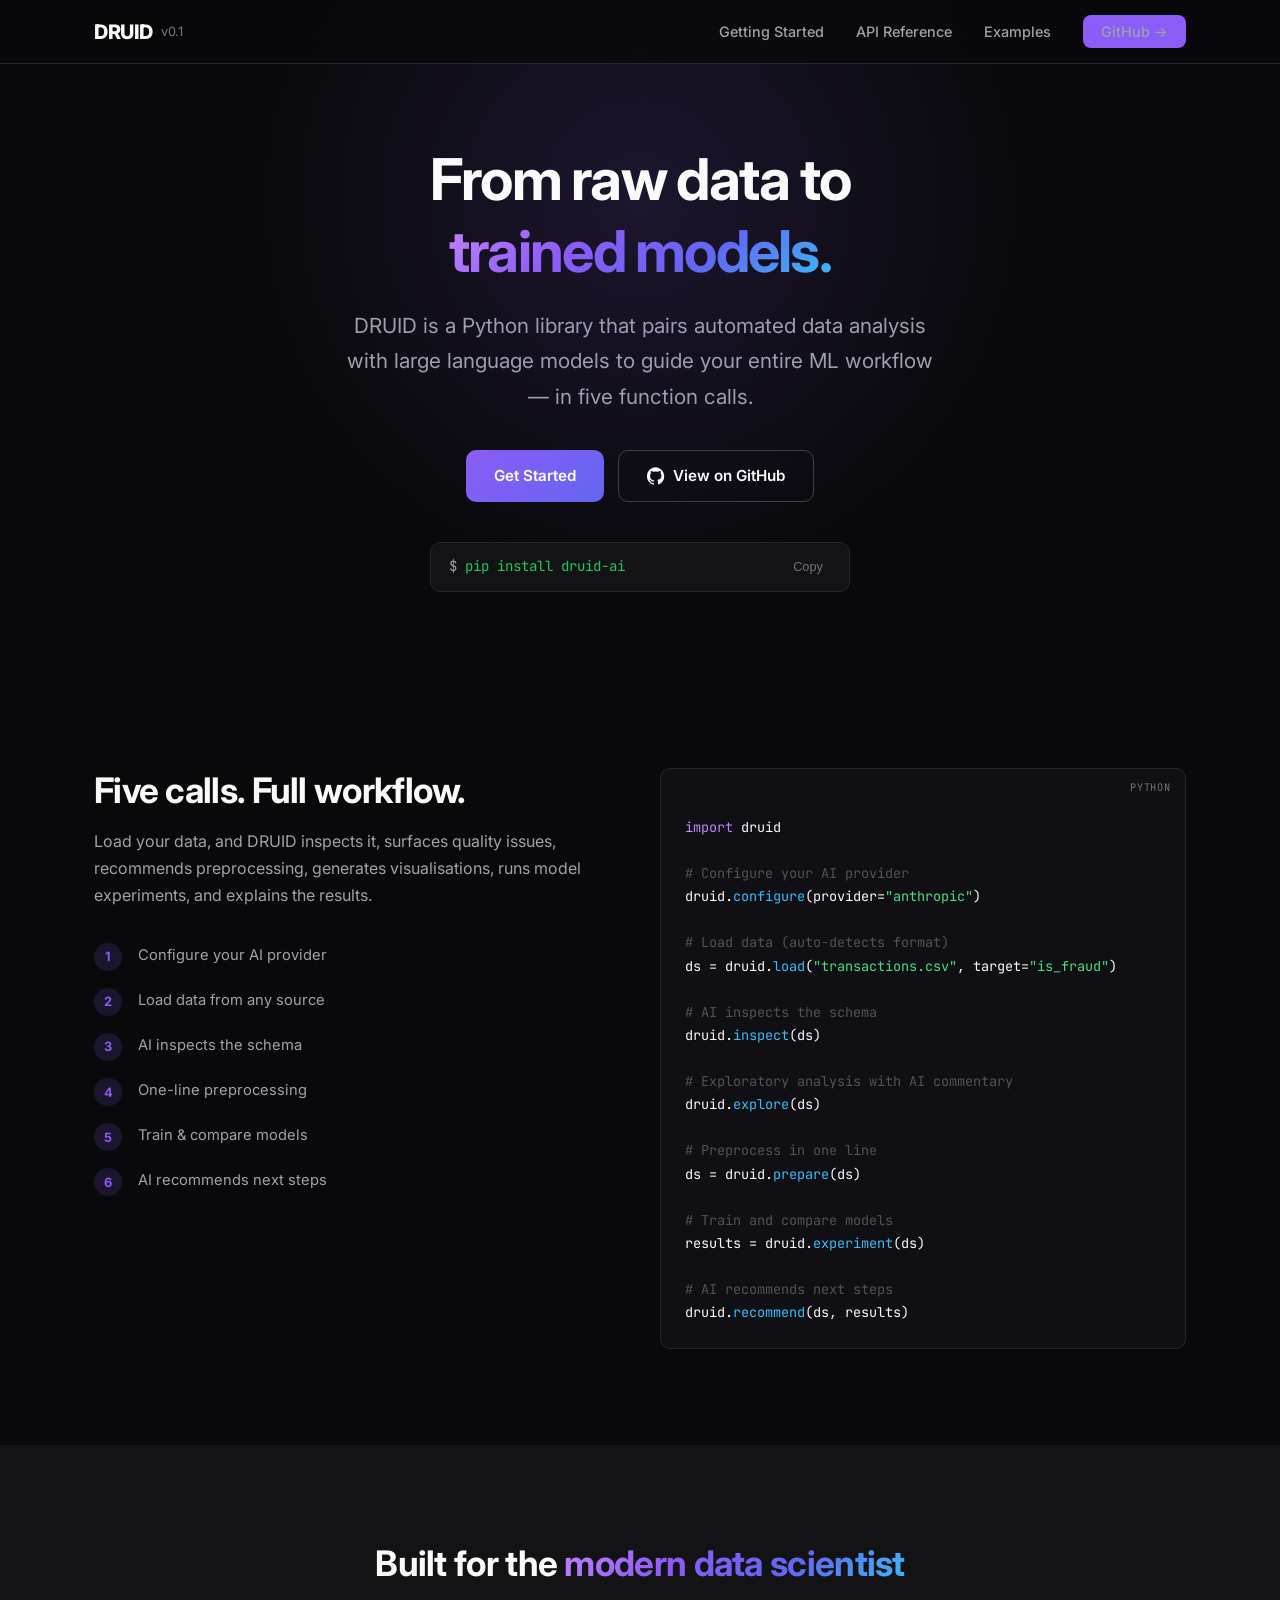
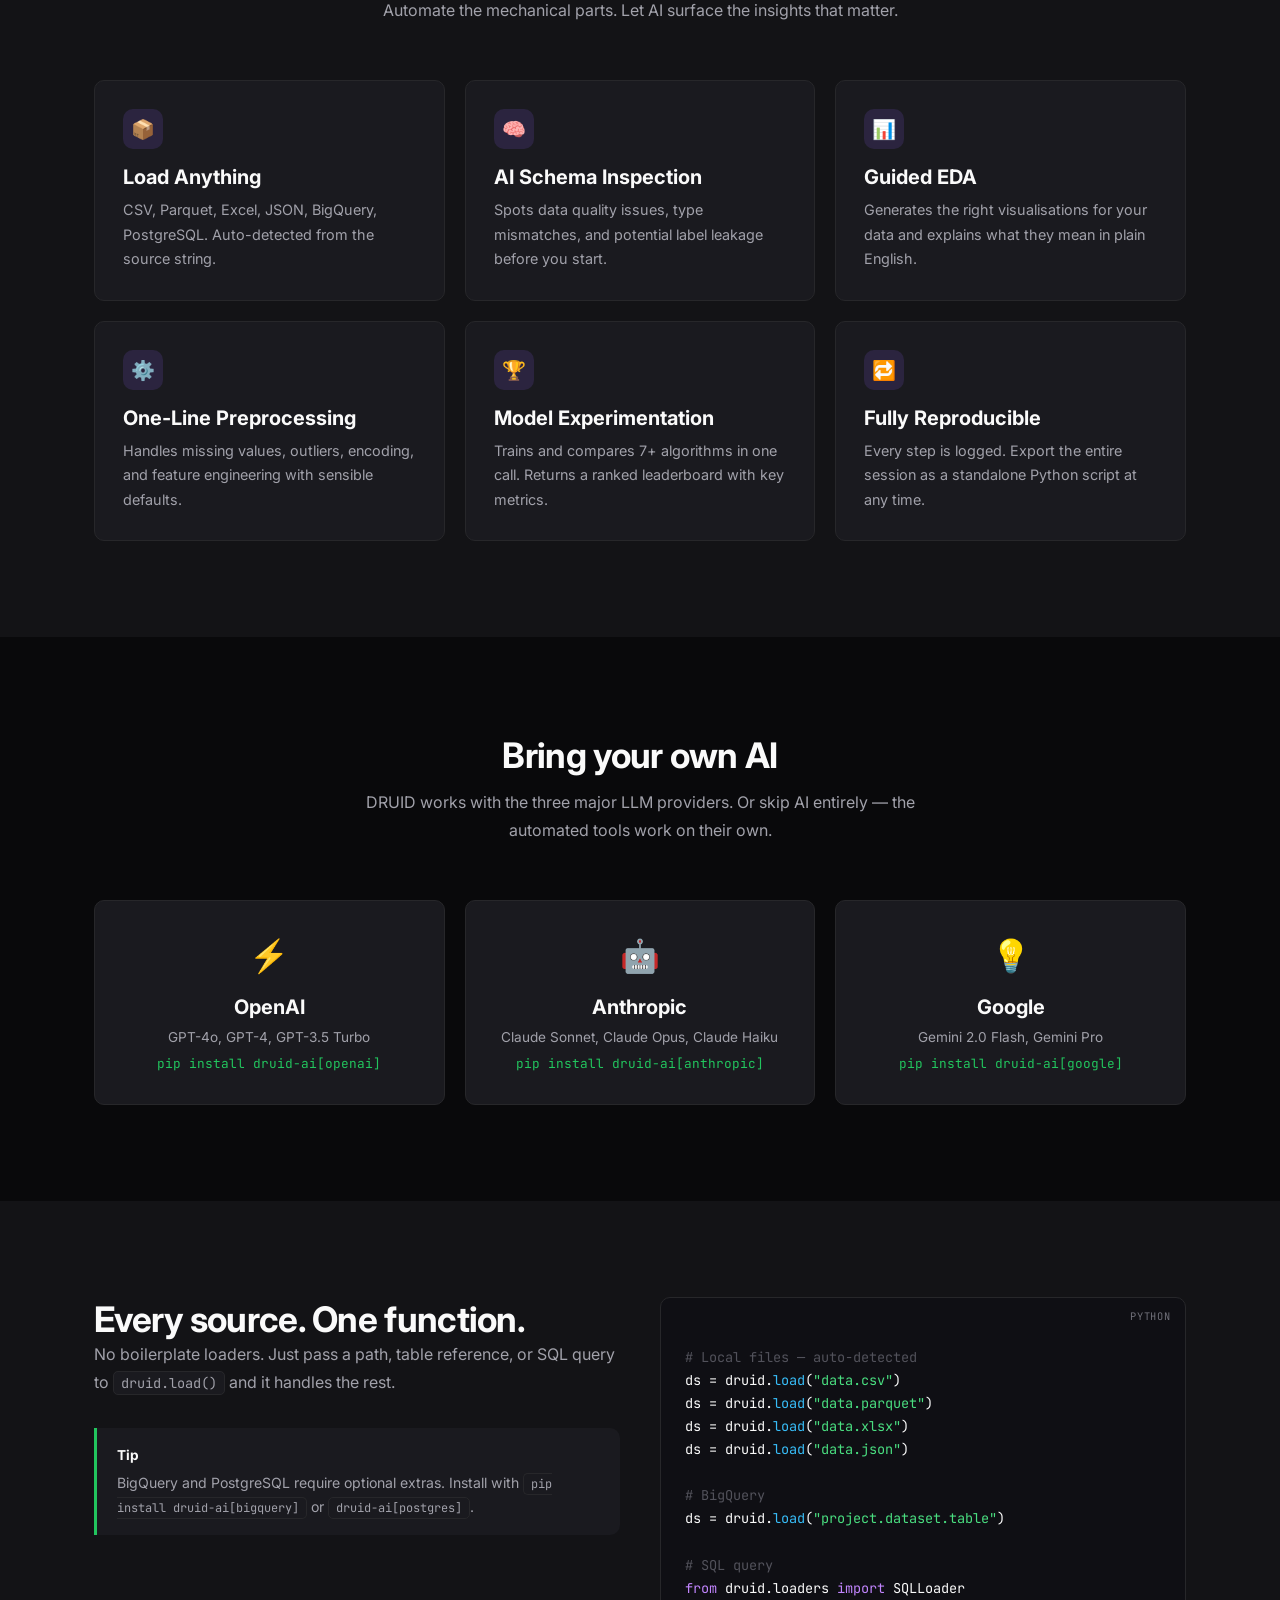
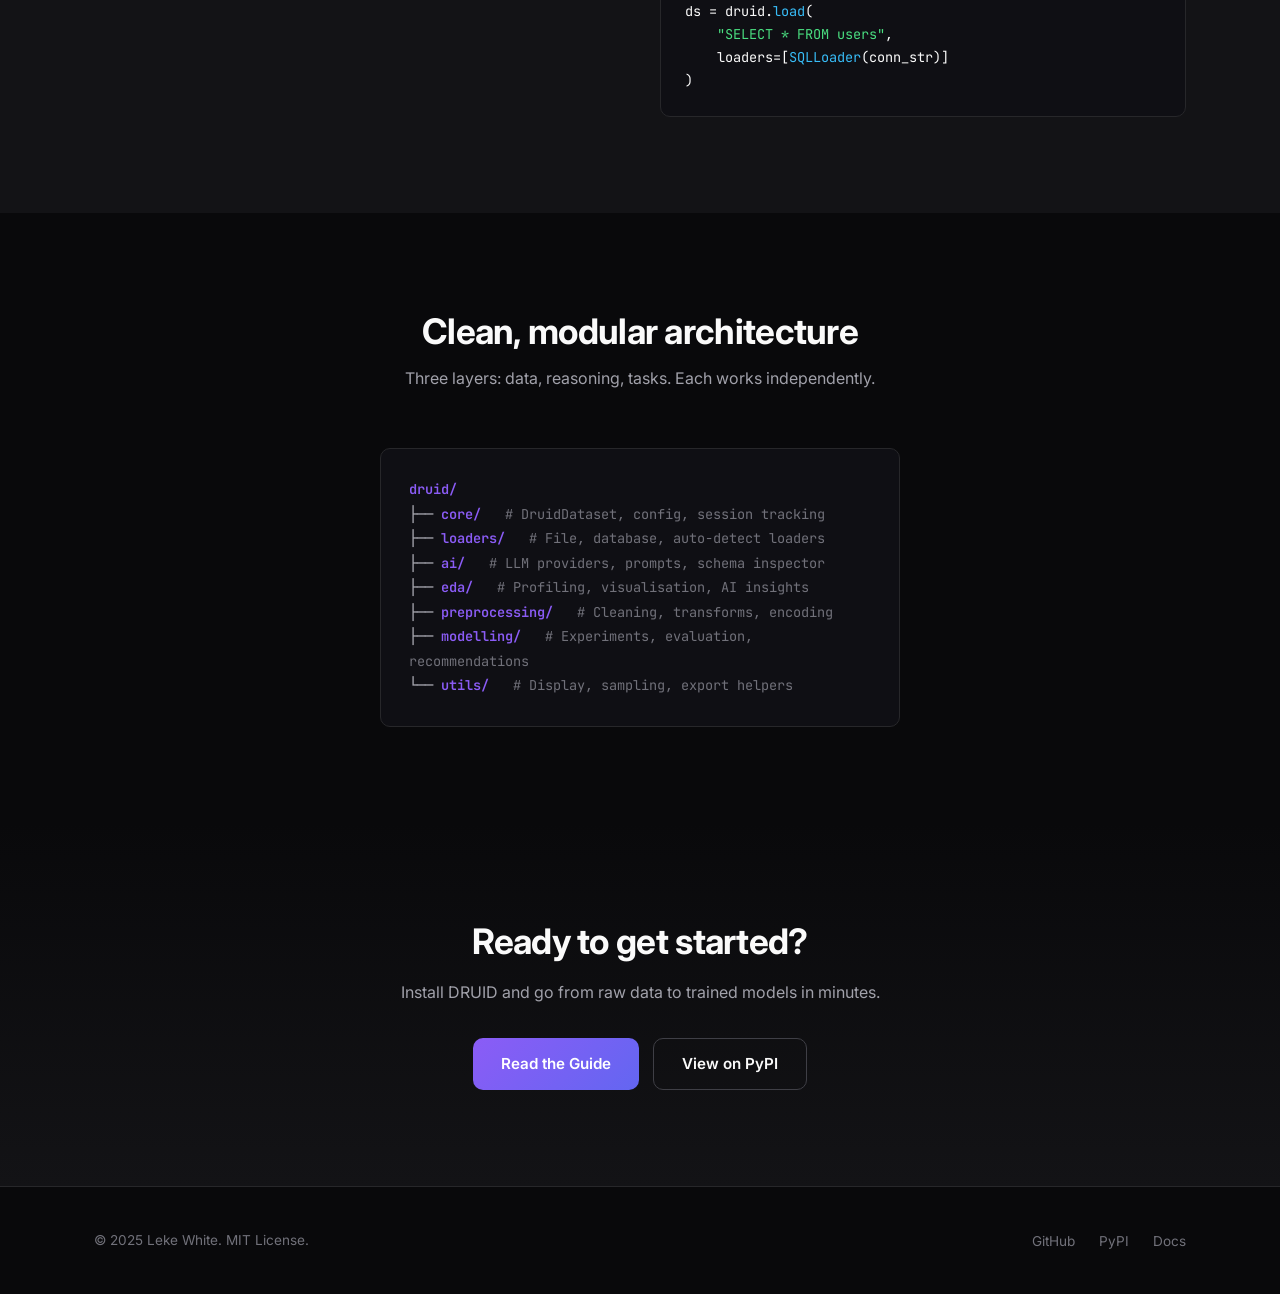
<file: docs/index.html>
<!DOCTYPE html>
<html lang="en">
<head>
  <meta charset="utf-8">
  <meta name="viewport" content="width=device-width, initial-scale=1">
  <title>DRUID — AI-Powered Data Science Assistant</title>
  <meta name="description" content="From raw data to trained models. DRUID combines automated analysis with LLMs to guide your entire ML workflow.">
  <link rel="preconnect" href="https://fonts.googleapis.com">
  <link href="https://fonts.googleapis.com/css2?family=Inter:wght@400;500;600;700;800&family=JetBrains+Mono:wght@400;500;700&display=swap" rel="stylesheet">
  <link rel="stylesheet" href="assets/style.css">
  <link rel="icon" href="data:image/svg+xml,<svg xmlns='http://www.w3.org/2000/svg' viewBox='0 0 100 100'><text y='.9em' font-size='90'>🧙</text></svg>">
</head>
<body>

<!-- ============ NAV ============ -->
<nav>
  <div class="container">
    <a href="index.html" class="nav-brand">DRUID <span>v0.1</span></a>
    <button class="nav-toggle" onclick="document.querySelector('.nav-links').classList.toggle('open')" aria-label="Toggle navigation">
      <svg width="22" height="22" viewBox="0 0 24 24" fill="none" stroke="currentColor" stroke-width="2"><path d="M3 12h18M3 6h18M3 18h18"/></svg>
    </button>
    <ul class="nav-links">
      <li><a href="getting-started.html">Getting Started</a></li>
      <li><a href="api.html">API Reference</a></li>
      <li><a href="examples.html">Examples</a></li>
      <li><a href="https://github.com/Lekewhite01/druid" class="nav-cta">GitHub &rarr;</a></li>
    </ul>
  </div>
</nav>

<!-- ============ HERO ============ -->
<section class="hero">
  <div class="container">
    <h1>From raw data to<br><span class="gradient-text">trained models.</span></h1>
    <p class="tagline">DRUID is a Python library that pairs automated data analysis with large language models to guide your entire ML workflow &mdash; in five function calls.</p>
    <div class="hero-buttons">
      <a href="getting-started.html" class="btn-primary">Get Started</a>
      <a href="https://github.com/Lekewhite01/druid" class="btn-secondary">
        <svg width="18" height="18" viewBox="0 0 24 24" fill="currentColor"><path d="M12 .3a12 12 0 00-3.8 23.4c.6.1.8-.3.8-.6v-2c-3.3.7-4-1.6-4-1.6-.5-1.4-1.3-1.8-1.3-1.8-1-.7.1-.7.1-.7 1.2.1 1.8 1.2 1.8 1.2 1 1.8 2.7 1.3 3.3 1 .1-.8.4-1.3.7-1.6-2.7-.3-5.5-1.3-5.5-6 0-1.3.5-2.4 1.2-3.2-.1-.3-.5-1.5.1-3.2 0 0 1-.3 3.3 1.2a11.5 11.5 0 016 0C17 4.7 18 5 18 5c.7 1.7.2 2.9.1 3.2.8.8 1.2 1.9 1.2 3.2 0 4.6-2.8 5.6-5.5 5.9.4.4.8 1.1.8 2.2v3.3c0 .3.2.7.8.6A12 12 0 0012 .3"/></svg>
        View on GitHub
      </a>
    </div>
    <div class="install-bar">
      <span>$ <code>pip install druid-ai</code></span>
      <button onclick="navigator.clipboard.writeText('pip install druid-ai').then(()=>this.textContent='Copied!')">Copy</button>
    </div>
  </div>
</section>

<!-- ============ CODE SHOWCASE ============ -->
<section class="code-showcase">
  <div class="container">
    <div class="code-cols">
      <div class="description">
        <h2>Five calls. Full workflow.</h2>
        <p>Load your data, and DRUID inspects it, surfaces quality issues, recommends preprocessing, generates visualisations, runs model experiments, and explains the results.</p>
        <ol class="step-list">
          <li>Configure your AI provider</li>
          <li>Load data from any source</li>
          <li>AI inspects the schema</li>
          <li>One-line preprocessing</li>
          <li>Train &amp; compare models</li>
          <li>AI recommends next steps</li>
        </ol>
      </div>
      <pre><span class="label">Python</span>
<span class="kw">import</span> <span class="var">druid</span>

<span class="cm"># Configure your AI provider</span>
<span class="var">druid</span>.<span class="fn">configure</span>(<span class="var">provider</span>=<span class="str">"anthropic"</span>)

<span class="cm"># Load data (auto-detects format)</span>
<span class="var">ds</span> = <span class="var">druid</span>.<span class="fn">load</span>(<span class="str">"transactions.csv"</span>, <span class="var">target</span>=<span class="str">"is_fraud"</span>)

<span class="cm"># AI inspects the schema</span>
<span class="var">druid</span>.<span class="fn">inspect</span>(<span class="var">ds</span>)

<span class="cm"># Exploratory analysis with AI commentary</span>
<span class="var">druid</span>.<span class="fn">explore</span>(<span class="var">ds</span>)

<span class="cm"># Preprocess in one line</span>
<span class="var">ds</span> = <span class="var">druid</span>.<span class="fn">prepare</span>(<span class="var">ds</span>)

<span class="cm"># Train and compare models</span>
<span class="var">results</span> = <span class="var">druid</span>.<span class="fn">experiment</span>(<span class="var">ds</span>)

<span class="cm"># AI recommends next steps</span>
<span class="var">druid</span>.<span class="fn">recommend</span>(<span class="var">ds</span>, <span class="var">results</span>)</pre>
    </div>
  </div>
</section>

<!-- ============ FEATURES ============ -->
<section class="features">
  <div class="container">
    <div class="section-header">
      <h2>Built for the <span class="gradient-text">modern data scientist</span></h2>
      <p>Automate the mechanical parts. Let AI surface the insights that matter.</p>
    </div>
    <div class="feature-grid">
      <div class="feature-card">
        <div class="feature-icon">&#128230;</div>
        <h3>Load Anything</h3>
        <p>CSV, Parquet, Excel, JSON, BigQuery, PostgreSQL. Auto-detected from the source string.</p>
      </div>
      <div class="feature-card">
        <div class="feature-icon">&#129504;</div>
        <h3>AI Schema Inspection</h3>
        <p>Spots data quality issues, type mismatches, and potential label leakage before you start.</p>
      </div>
      <div class="feature-card">
        <div class="feature-icon">&#128202;</div>
        <h3>Guided EDA</h3>
        <p>Generates the right visualisations for your data and explains what they mean in plain English.</p>
      </div>
      <div class="feature-card">
        <div class="feature-icon">&#9881;&#65039;</div>
        <h3>One-Line Preprocessing</h3>
        <p>Handles missing values, outliers, encoding, and feature engineering with sensible defaults.</p>
      </div>
      <div class="feature-card">
        <div class="feature-icon">&#127942;</div>
        <h3>Model Experimentation</h3>
        <p>Trains and compares 7+ algorithms in one call. Returns a ranked leaderboard with key metrics.</p>
      </div>
      <div class="feature-card">
        <div class="feature-icon">&#128257;</div>
        <h3>Fully Reproducible</h3>
        <p>Every step is logged. Export the entire session as a standalone Python script at any time.</p>
      </div>
    </div>
  </div>
</section>

<!-- ============ AI PROVIDERS ============ -->
<section>
  <div class="container">
    <div class="section-header">
      <h2>Bring your own AI</h2>
      <p>DRUID works with the three major LLM providers. Or skip AI entirely &mdash; the automated tools work on their own.</p>
    </div>
    <div class="providers-grid">
      <div class="provider-card">
        <div class="provider-logo">&#9889;</div>
        <h3>OpenAI</h3>
        <p>GPT-4o, GPT-4, GPT-3.5 Turbo</p>
        <code class="mt-2">pip install druid-ai[openai]</code>
      </div>
      <div class="provider-card">
        <div class="provider-logo">&#129302;</div>
        <h3>Anthropic</h3>
        <p>Claude Sonnet, Claude Opus, Claude Haiku</p>
        <code class="mt-2">pip install druid-ai[anthropic]</code>
      </div>
      <div class="provider-card">
        <div class="provider-logo">&#128161;</div>
        <h3>Google</h3>
        <p>Gemini 2.0 Flash, Gemini Pro</p>
        <code class="mt-2">pip install druid-ai[google]</code>
      </div>
    </div>
  </div>
</section>

<!-- ============ DATA SOURCES ============ -->
<section class="features">
  <div class="container">
    <div class="code-cols">
      <div>
        <h2>Every source. One function.</h2>
        <p>No boilerplate loaders. Just pass a path, table reference, or SQL query to <code class="inline-code">druid.load()</code> and it handles the rest.</p>
        <div class="info-box tip mt-4">
          <strong>Tip</strong>
          <p>BigQuery and PostgreSQL require optional extras. Install with <code class="inline-code">pip install druid-ai[bigquery]</code> or <code class="inline-code">druid-ai[postgres]</code>.</p>
        </div>
      </div>
      <pre><span class="label">Python</span>
<span class="cm"># Local files — auto-detected</span>
<span class="var">ds</span> = <span class="var">druid</span>.<span class="fn">load</span>(<span class="str">"data.csv"</span>)
<span class="var">ds</span> = <span class="var">druid</span>.<span class="fn">load</span>(<span class="str">"data.parquet"</span>)
<span class="var">ds</span> = <span class="var">druid</span>.<span class="fn">load</span>(<span class="str">"data.xlsx"</span>)
<span class="var">ds</span> = <span class="var">druid</span>.<span class="fn">load</span>(<span class="str">"data.json"</span>)

<span class="cm"># BigQuery</span>
<span class="var">ds</span> = <span class="var">druid</span>.<span class="fn">load</span>(<span class="str">"project.dataset.table"</span>)

<span class="cm"># SQL query</span>
<span class="kw">from</span> <span class="var">druid.loaders</span> <span class="kw">import</span> <span class="var">SQLLoader</span>
<span class="var">ds</span> = <span class="var">druid</span>.<span class="fn">load</span>(
    <span class="str">"SELECT * FROM users"</span>,
    <span class="var">loaders</span>=[<span class="fn">SQLLoader</span>(<span class="var">conn_str</span>)]
)</pre>
    </div>
  </div>
</section>

<!-- ============ ARCHITECTURE ============ -->
<section>
  <div class="container">
    <div class="section-header">
      <h2>Clean, modular architecture</h2>
      <p>Three layers: data, reasoning, tasks. Each works independently.</p>
    </div>
    <div class="arch-tree">
      <span class="dir">druid/</span><br>
      ├── <span class="dir">core/</span> <span class="desc">&nbsp;&nbsp;# DruidDataset, config, session tracking</span><br>
      ├── <span class="dir">loaders/</span> <span class="desc">&nbsp;&nbsp;# File, database, auto-detect loaders</span><br>
      ├── <span class="dir">ai/</span> <span class="desc">&nbsp;&nbsp;# LLM providers, prompts, schema inspector</span><br>
      ├── <span class="dir">eda/</span> <span class="desc">&nbsp;&nbsp;# Profiling, visualisation, AI insights</span><br>
      ├── <span class="dir">preprocessing/</span> <span class="desc">&nbsp;&nbsp;# Cleaning, transforms, encoding</span><br>
      ├── <span class="dir">modelling/</span> <span class="desc">&nbsp;&nbsp;# Experiments, evaluation, recommendations</span><br>
      └── <span class="dir">utils/</span> <span class="desc">&nbsp;&nbsp;# Display, sampling, export helpers</span>
    </div>
  </div>
</section>

<!-- ============ CTA ============ -->
<section class="cta-section">
  <div class="container">
    <h2>Ready to get started?</h2>
    <p>Install DRUID and go from raw data to trained models in minutes.</p>
    <div class="hero-buttons">
      <a href="getting-started.html" class="btn-primary">Read the Guide</a>
      <a href="https://pypi.org/project/druid-ai/" class="btn-secondary">View on PyPI</a>
    </div>
  </div>
</section>

<!-- ============ FOOTER ============ -->
<footer>
  <div class="container footer-inner">
    <p>&copy; 2025 Leke White. MIT License.</p>
    <ul class="footer-links">
      <li><a href="https://github.com/Lekewhite01/druid">GitHub</a></li>
      <li><a href="https://pypi.org/project/druid-ai/">PyPI</a></li>
      <li><a href="getting-started.html">Docs</a></li>
    </ul>
  </div>
</footer>

</body>
</html>
</file>
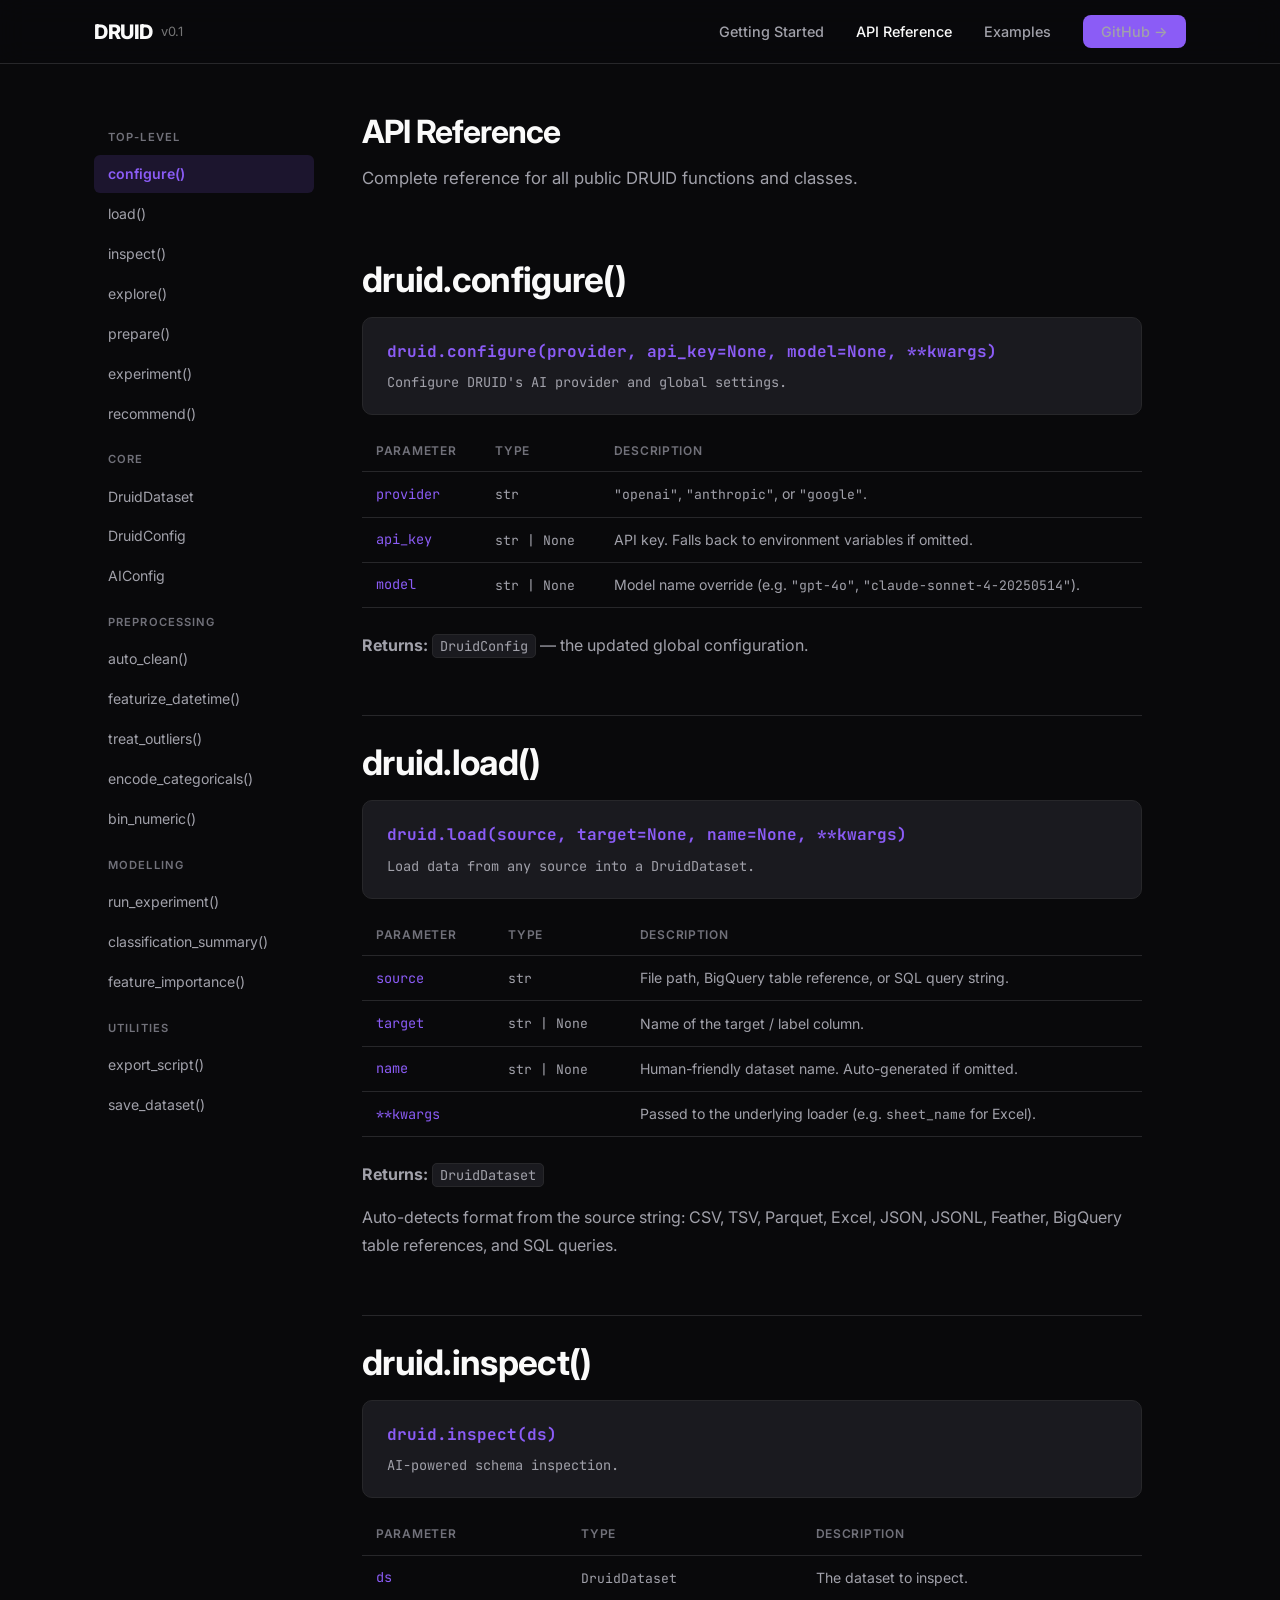
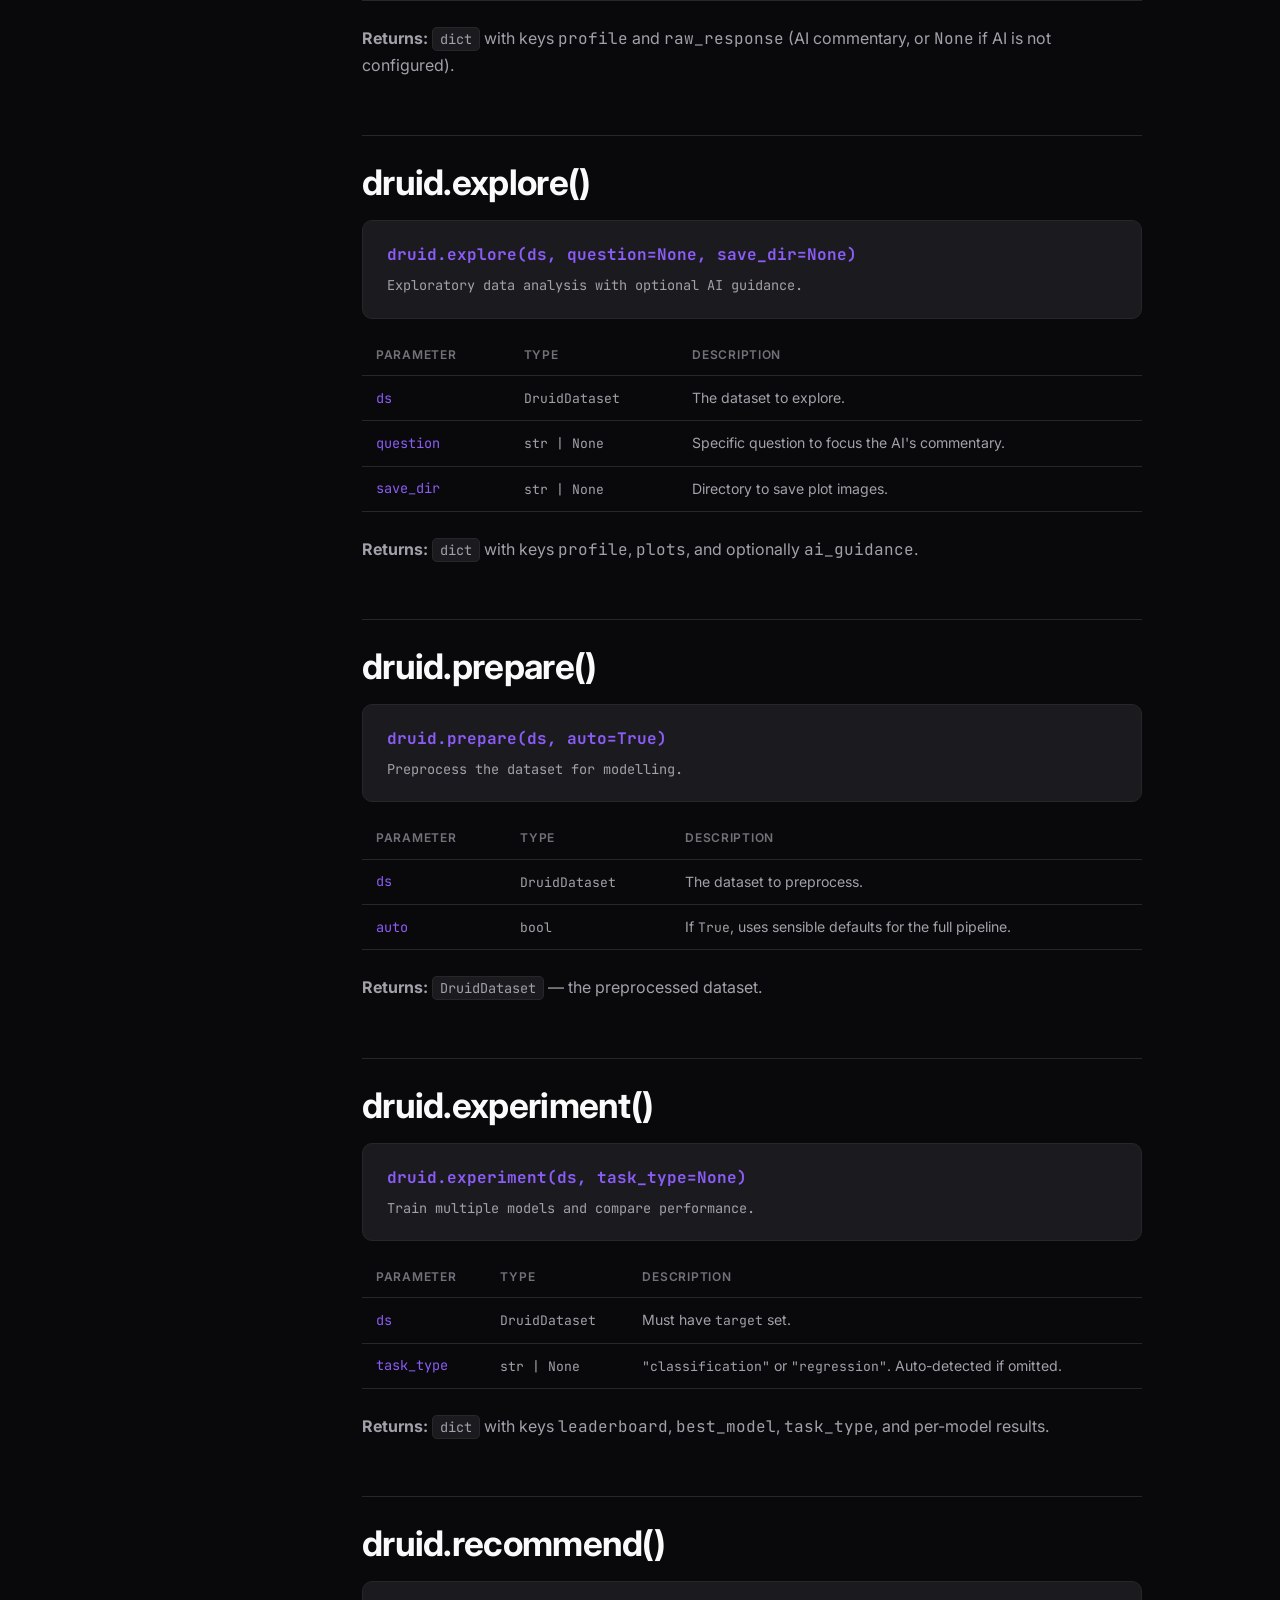
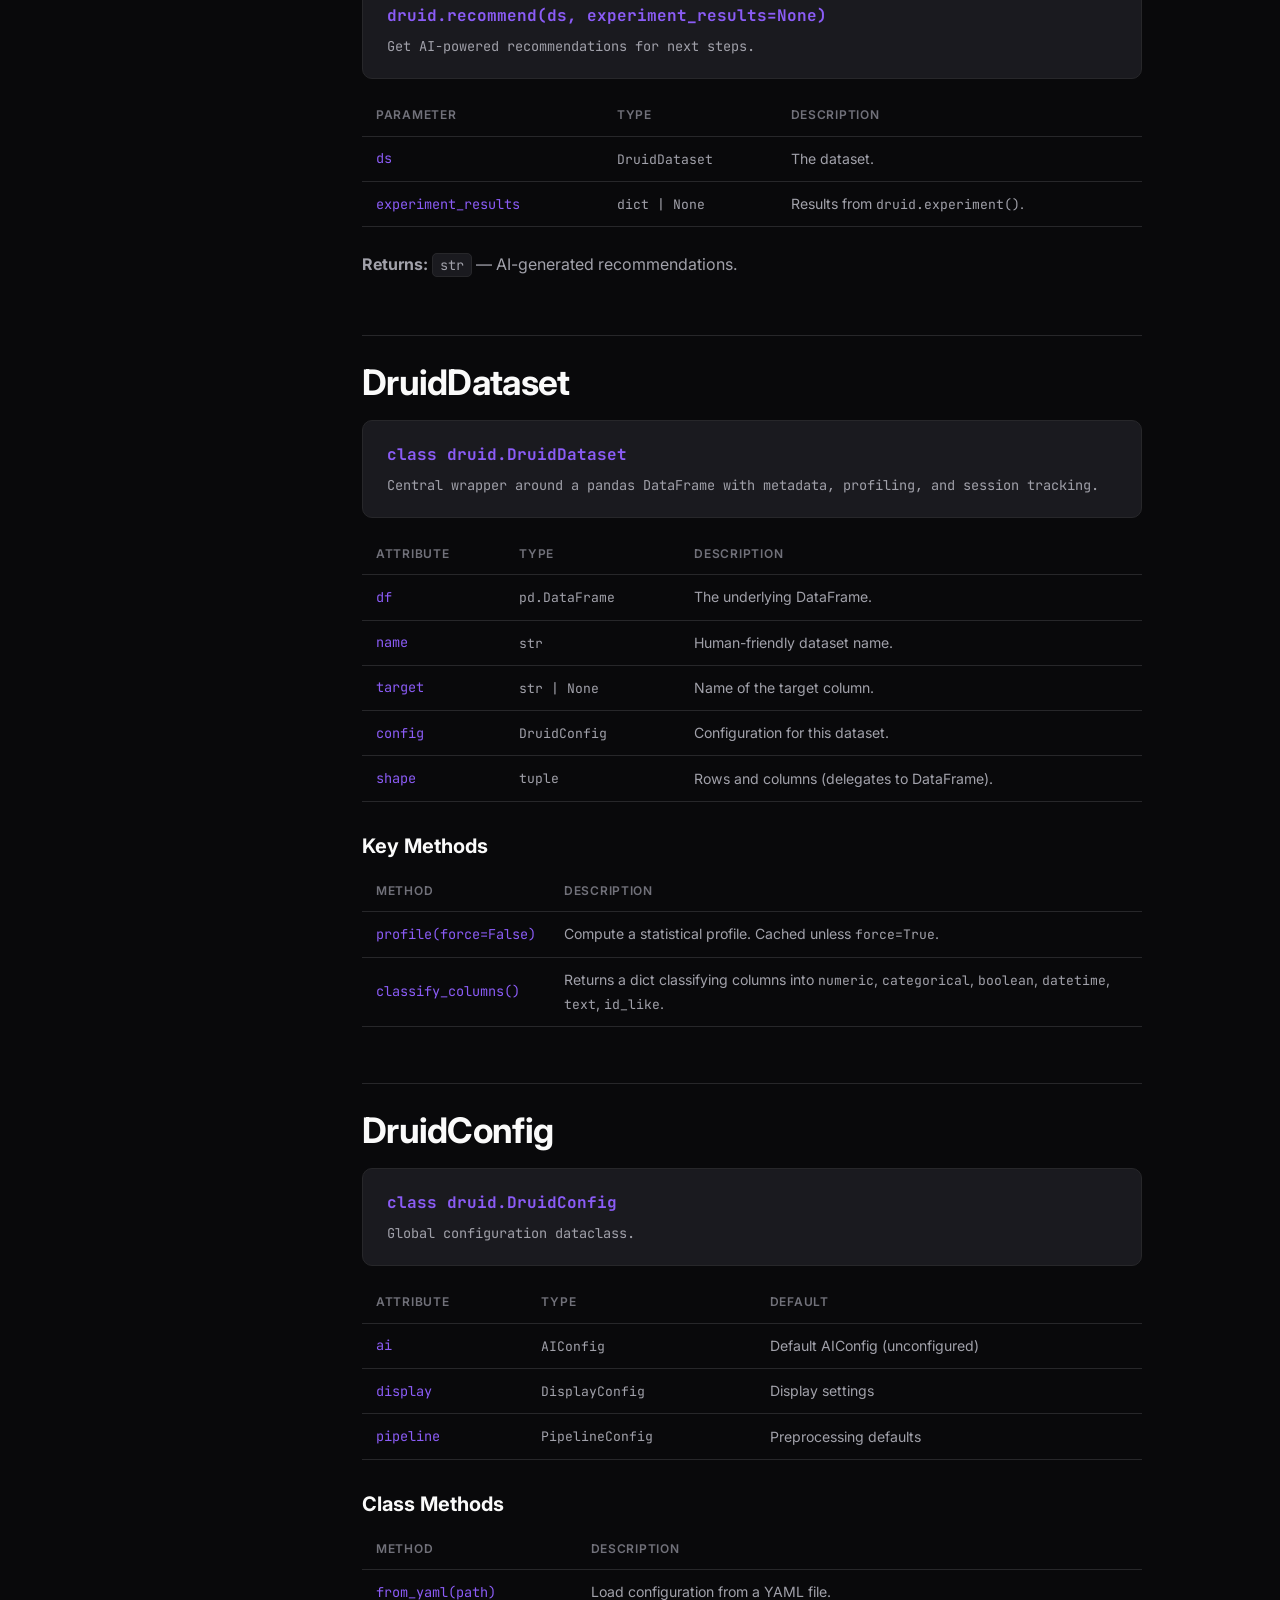
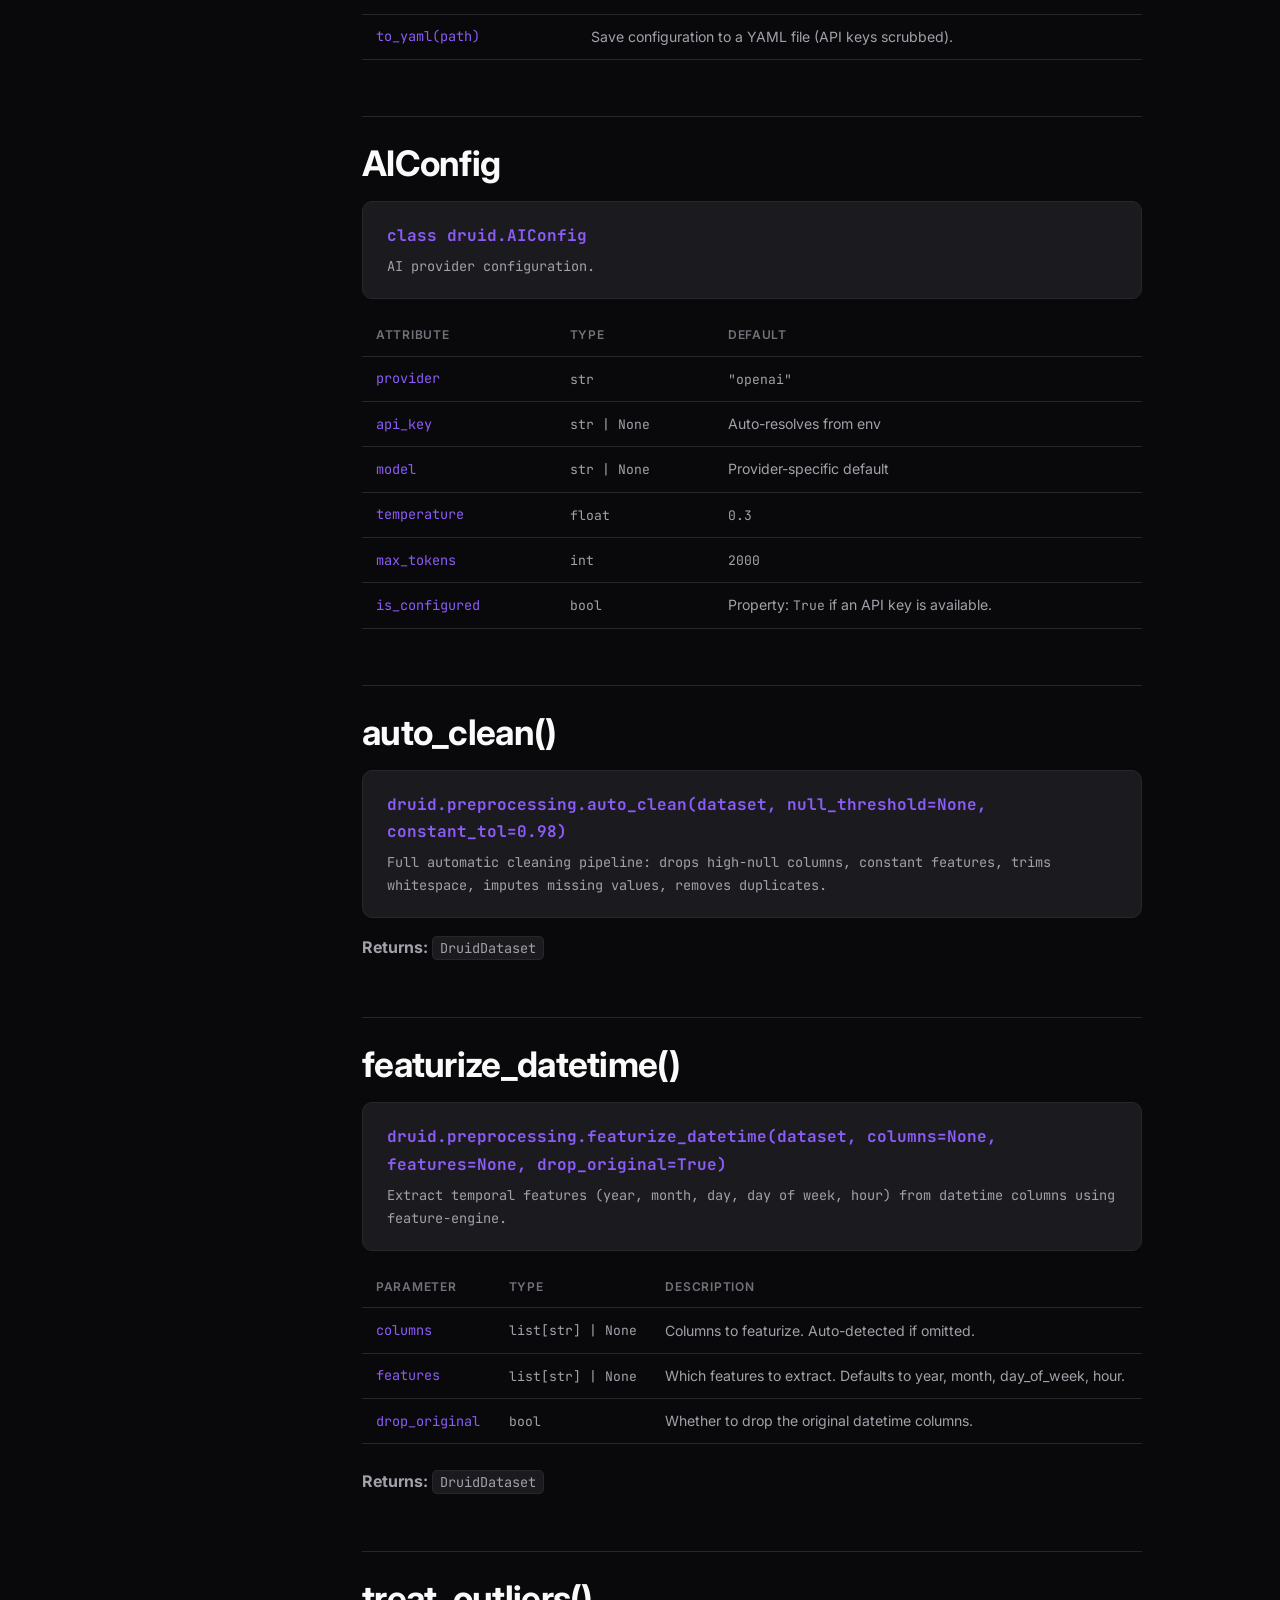
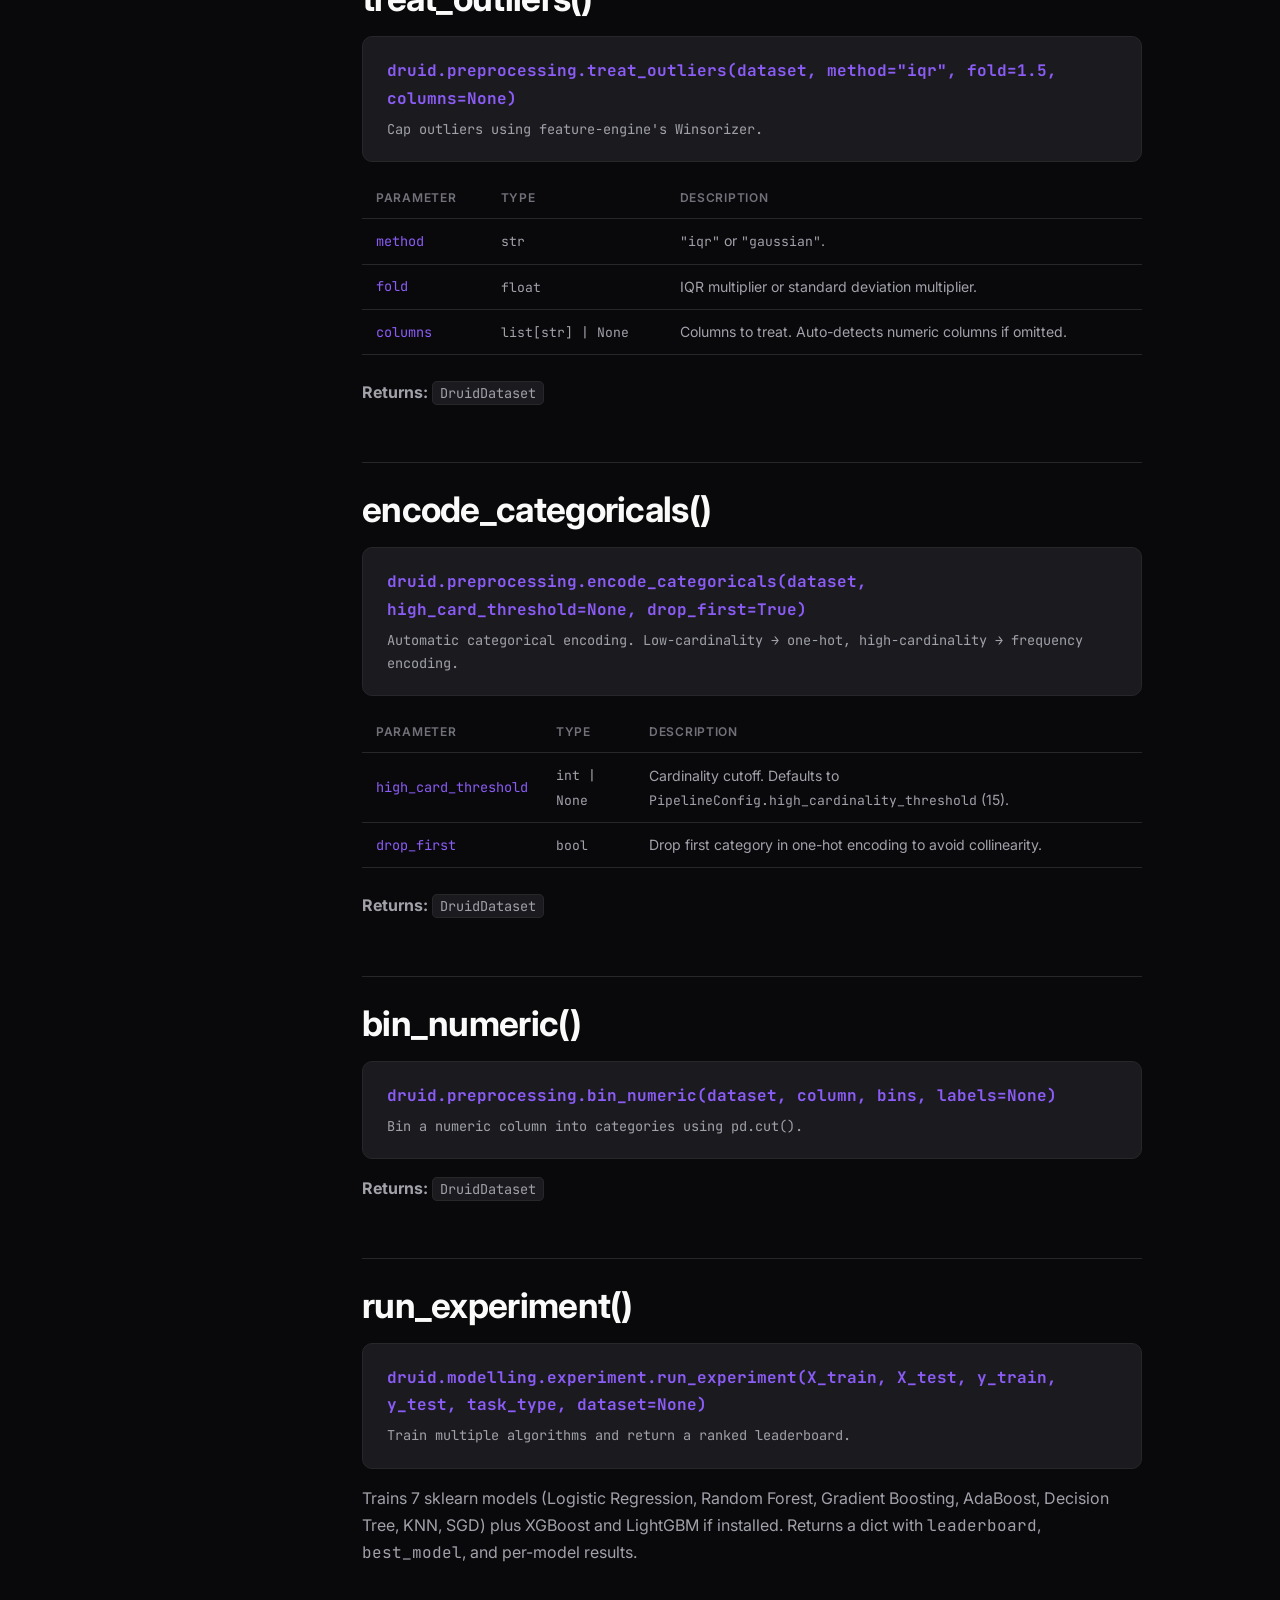
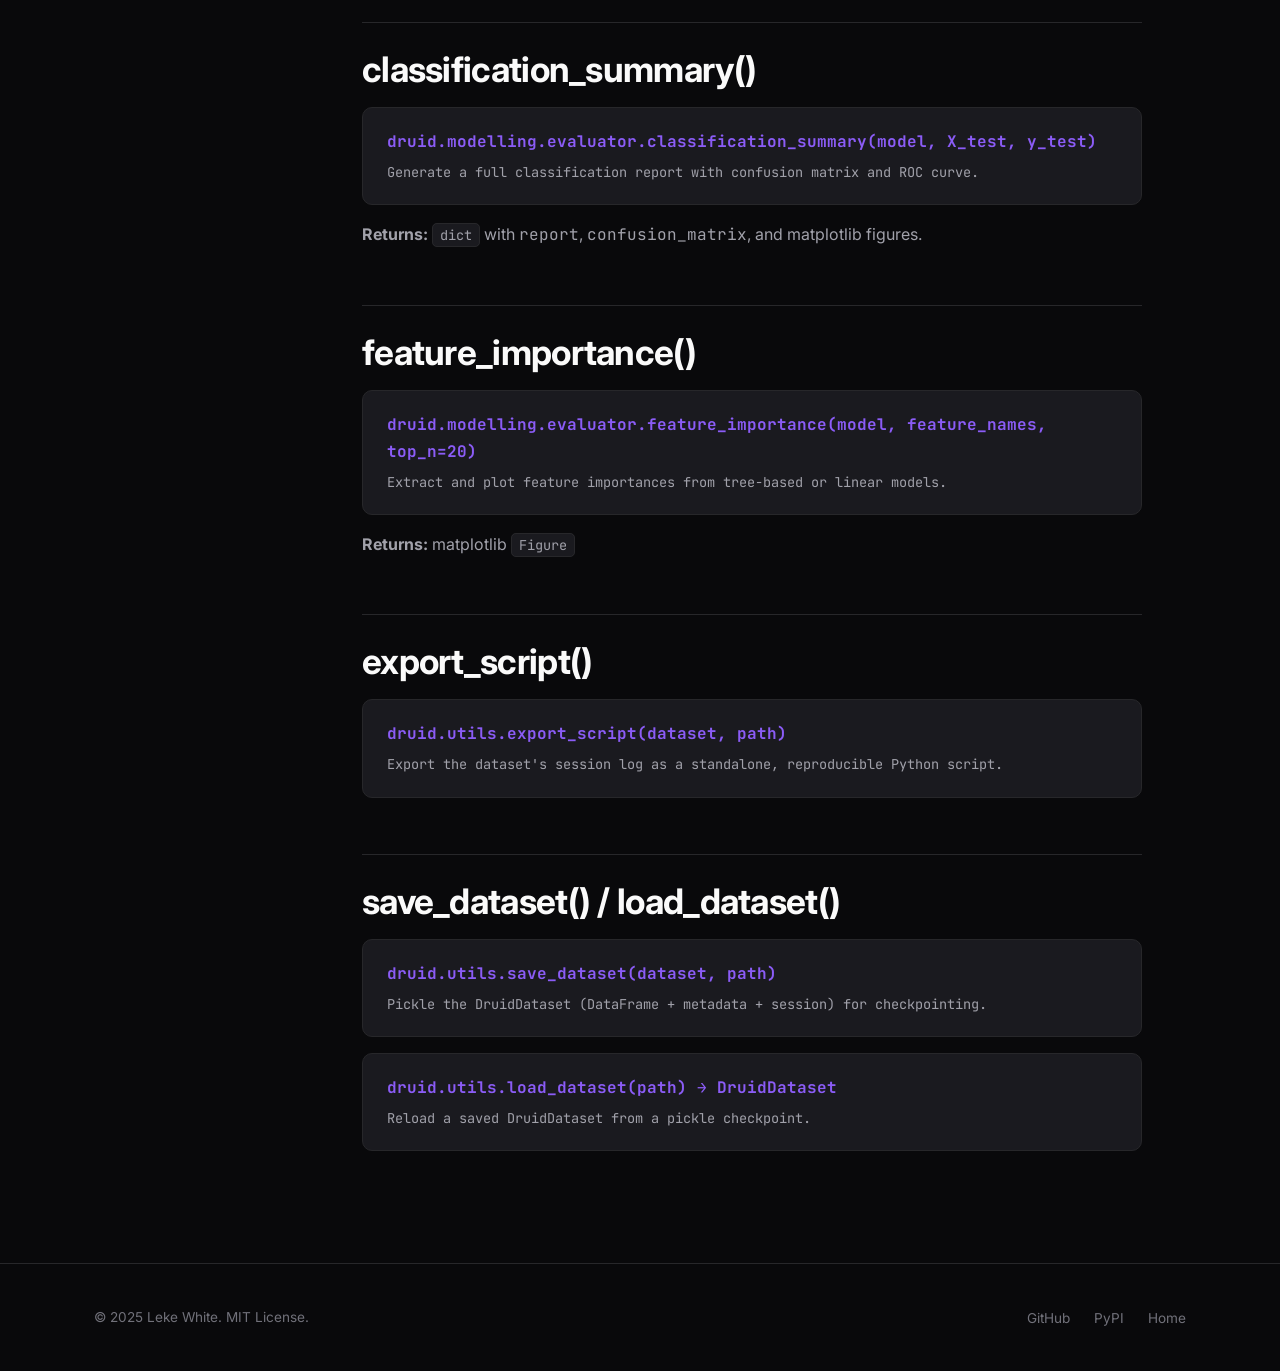
<file: docs/api.html>
<!DOCTYPE html>
<html lang="en">
<head>
  <meta charset="utf-8">
  <meta name="viewport" content="width=device-width, initial-scale=1">
  <title>API Reference — DRUID</title>
  <meta name="description" content="Complete API reference for the DRUID Python library.">
  <link rel="preconnect" href="https://fonts.googleapis.com">
  <link href="https://fonts.googleapis.com/css2?family=Inter:wght@400;500;600;700;800&family=JetBrains+Mono:wght@400;500;700&display=swap" rel="stylesheet">
  <link rel="stylesheet" href="assets/style.css">
  <link rel="icon" href="data:image/svg+xml,<svg xmlns='http://www.w3.org/2000/svg' viewBox='0 0 100 100'><text y='.9em' font-size='90'>🧙</text></svg>">
</head>
<body>

<!-- NAV -->
<nav>
  <div class="container">
    <a href="index.html" class="nav-brand">DRUID <span>v0.1</span></a>
    <button class="nav-toggle" onclick="document.querySelector('.nav-links').classList.toggle('open')" aria-label="Toggle navigation">
      <svg width="22" height="22" viewBox="0 0 24 24" fill="none" stroke="currentColor" stroke-width="2"><path d="M3 12h18M3 6h18M3 18h18"/></svg>
    </button>
    <ul class="nav-links">
      <li><a href="getting-started.html">Getting Started</a></li>
      <li><a href="api.html" class="active">API Reference</a></li>
      <li><a href="examples.html">Examples</a></li>
      <li><a href="https://github.com/Lekewhite01/druid" class="nav-cta">GitHub &rarr;</a></li>
    </ul>
  </div>
</nav>

<!-- DOCS LAYOUT -->
<div class="container">
  <div class="docs-layout">

    <!-- Sidebar -->
    <aside class="sidebar">
      <ul>
        <li class="section-title">Top-Level</li>
        <li><a href="#configure" class="active">configure()</a></li>
        <li><a href="#load">load()</a></li>
        <li><a href="#inspect">inspect()</a></li>
        <li><a href="#explore">explore()</a></li>
        <li><a href="#prepare">prepare()</a></li>
        <li><a href="#experiment">experiment()</a></li>
        <li><a href="#recommend">recommend()</a></li>
        <li class="section-title">Core</li>
        <li><a href="#druiddataset">DruidDataset</a></li>
        <li><a href="#druidconfig">DruidConfig</a></li>
        <li><a href="#aiconfig">AIConfig</a></li>
        <li class="section-title">Preprocessing</li>
        <li><a href="#auto-clean">auto_clean()</a></li>
        <li><a href="#featurize-datetime">featurize_datetime()</a></li>
        <li><a href="#treat-outliers">treat_outliers()</a></li>
        <li><a href="#encode-categoricals">encode_categoricals()</a></li>
        <li><a href="#bin-numeric">bin_numeric()</a></li>
        <li class="section-title">Modelling</li>
        <li><a href="#run-experiment">run_experiment()</a></li>
        <li><a href="#classification-summary">classification_summary()</a></li>
        <li><a href="#feature-importance">feature_importance()</a></li>
        <li class="section-title">Utilities</li>
        <li><a href="#export-script">export_script()</a></li>
        <li><a href="#save-dataset">save_dataset()</a></li>
      </ul>
    </aside>

    <!-- Content -->
    <main class="docs-content">
      <h1>API Reference</h1>
      <p class="subtitle">Complete reference for all public DRUID functions and classes.</p>

      <!-- ============================== -->
      <!-- TOP-LEVEL API                  -->
      <!-- ============================== -->

      <h2 id="configure">druid.configure()</h2>
      <div class="func-sig">
        <div class="name">druid.configure(provider, api_key=None, model=None, **kwargs)</div>
        <div class="params">Configure DRUID's AI provider and global settings.</div>
      </div>
      <table class="param-table">
        <thead><tr><th>Parameter</th><th>Type</th><th>Description</th></tr></thead>
        <tbody>
          <tr><td>provider</td><td><code>str</code></td><td><code>"openai"</code>, <code>"anthropic"</code>, or <code>"google"</code>.</td></tr>
          <tr><td>api_key</td><td><code>str | None</code></td><td>API key. Falls back to environment variables if omitted.</td></tr>
          <tr><td>model</td><td><code>str | None</code></td><td>Model name override (e.g. <code>"gpt-4o"</code>, <code>"claude-sonnet-4-20250514"</code>).</td></tr>
        </tbody>
      </table>
      <p><strong>Returns:</strong> <code class="inline-code">DruidConfig</code> &mdash; the updated global configuration.</p>

      <!-- load -->
      <h2 id="load">druid.load()</h2>
      <div class="func-sig">
        <div class="name">druid.load(source, target=None, name=None, **kwargs)</div>
        <div class="params">Load data from any source into a DruidDataset.</div>
      </div>
      <table class="param-table">
        <thead><tr><th>Parameter</th><th>Type</th><th>Description</th></tr></thead>
        <tbody>
          <tr><td>source</td><td><code>str</code></td><td>File path, BigQuery table reference, or SQL query string.</td></tr>
          <tr><td>target</td><td><code>str | None</code></td><td>Name of the target / label column.</td></tr>
          <tr><td>name</td><td><code>str | None</code></td><td>Human-friendly dataset name. Auto-generated if omitted.</td></tr>
          <tr><td>**kwargs</td><td></td><td>Passed to the underlying loader (e.g. <code>sheet_name</code> for Excel).</td></tr>
        </tbody>
      </table>
      <p><strong>Returns:</strong> <code class="inline-code">DruidDataset</code></p>
      <p>Auto-detects format from the source string: CSV, TSV, Parquet, Excel, JSON, JSONL, Feather, BigQuery table references, and SQL queries.</p>

      <!-- inspect -->
      <h2 id="inspect">druid.inspect()</h2>
      <div class="func-sig">
        <div class="name">druid.inspect(ds)</div>
        <div class="params">AI-powered schema inspection.</div>
      </div>
      <table class="param-table">
        <thead><tr><th>Parameter</th><th>Type</th><th>Description</th></tr></thead>
        <tbody>
          <tr><td>ds</td><td><code>DruidDataset</code></td><td>The dataset to inspect.</td></tr>
        </tbody>
      </table>
      <p><strong>Returns:</strong> <code class="inline-code">dict</code> with keys <code>profile</code> and <code>raw_response</code> (AI commentary, or <code>None</code> if AI is not configured).</p>

      <!-- explore -->
      <h2 id="explore">druid.explore()</h2>
      <div class="func-sig">
        <div class="name">druid.explore(ds, question=None, save_dir=None)</div>
        <div class="params">Exploratory data analysis with optional AI guidance.</div>
      </div>
      <table class="param-table">
        <thead><tr><th>Parameter</th><th>Type</th><th>Description</th></tr></thead>
        <tbody>
          <tr><td>ds</td><td><code>DruidDataset</code></td><td>The dataset to explore.</td></tr>
          <tr><td>question</td><td><code>str | None</code></td><td>Specific question to focus the AI's commentary.</td></tr>
          <tr><td>save_dir</td><td><code>str | None</code></td><td>Directory to save plot images.</td></tr>
        </tbody>
      </table>
      <p><strong>Returns:</strong> <code class="inline-code">dict</code> with keys <code>profile</code>, <code>plots</code>, and optionally <code>ai_guidance</code>.</p>

      <!-- prepare -->
      <h2 id="prepare">druid.prepare()</h2>
      <div class="func-sig">
        <div class="name">druid.prepare(ds, auto=True)</div>
        <div class="params">Preprocess the dataset for modelling.</div>
      </div>
      <table class="param-table">
        <thead><tr><th>Parameter</th><th>Type</th><th>Description</th></tr></thead>
        <tbody>
          <tr><td>ds</td><td><code>DruidDataset</code></td><td>The dataset to preprocess.</td></tr>
          <tr><td>auto</td><td><code>bool</code></td><td>If <code>True</code>, uses sensible defaults for the full pipeline.</td></tr>
        </tbody>
      </table>
      <p><strong>Returns:</strong> <code class="inline-code">DruidDataset</code> &mdash; the preprocessed dataset.</p>

      <!-- experiment -->
      <h2 id="experiment">druid.experiment()</h2>
      <div class="func-sig">
        <div class="name">druid.experiment(ds, task_type=None)</div>
        <div class="params">Train multiple models and compare performance.</div>
      </div>
      <table class="param-table">
        <thead><tr><th>Parameter</th><th>Type</th><th>Description</th></tr></thead>
        <tbody>
          <tr><td>ds</td><td><code>DruidDataset</code></td><td>Must have <code>target</code> set.</td></tr>
          <tr><td>task_type</td><td><code>str | None</code></td><td><code>"classification"</code> or <code>"regression"</code>. Auto-detected if omitted.</td></tr>
        </tbody>
      </table>
      <p><strong>Returns:</strong> <code class="inline-code">dict</code> with keys <code>leaderboard</code>, <code>best_model</code>, <code>task_type</code>, and per-model results.</p>

      <!-- recommend -->
      <h2 id="recommend">druid.recommend()</h2>
      <div class="func-sig">
        <div class="name">druid.recommend(ds, experiment_results=None)</div>
        <div class="params">Get AI-powered recommendations for next steps.</div>
      </div>
      <table class="param-table">
        <thead><tr><th>Parameter</th><th>Type</th><th>Description</th></tr></thead>
        <tbody>
          <tr><td>ds</td><td><code>DruidDataset</code></td><td>The dataset.</td></tr>
          <tr><td>experiment_results</td><td><code>dict | None</code></td><td>Results from <code>druid.experiment()</code>.</td></tr>
        </tbody>
      </table>
      <p><strong>Returns:</strong> <code class="inline-code">str</code> &mdash; AI-generated recommendations.</p>

      <!-- ============================== -->
      <!-- CORE CLASSES                    -->
      <!-- ============================== -->

      <h2 id="druiddataset">DruidDataset</h2>
      <div class="func-sig">
        <div class="name">class druid.DruidDataset</div>
        <div class="params">Central wrapper around a pandas DataFrame with metadata, profiling, and session tracking.</div>
      </div>
      <table class="param-table">
        <thead><tr><th>Attribute</th><th>Type</th><th>Description</th></tr></thead>
        <tbody>
          <tr><td>df</td><td><code>pd.DataFrame</code></td><td>The underlying DataFrame.</td></tr>
          <tr><td>name</td><td><code>str</code></td><td>Human-friendly dataset name.</td></tr>
          <tr><td>target</td><td><code>str | None</code></td><td>Name of the target column.</td></tr>
          <tr><td>config</td><td><code>DruidConfig</code></td><td>Configuration for this dataset.</td></tr>
          <tr><td>shape</td><td><code>tuple</code></td><td>Rows and columns (delegates to DataFrame).</td></tr>
        </tbody>
      </table>
      <h3>Key Methods</h3>
      <table class="param-table">
        <thead><tr><th>Method</th><th>Description</th></tr></thead>
        <tbody>
          <tr><td>profile(force=False)</td><td>Compute a statistical profile. Cached unless <code>force=True</code>.</td></tr>
          <tr><td>classify_columns()</td><td>Returns a dict classifying columns into <code>numeric</code>, <code>categorical</code>, <code>boolean</code>, <code>datetime</code>, <code>text</code>, <code>id_like</code>.</td></tr>
        </tbody>
      </table>

      <h2 id="druidconfig">DruidConfig</h2>
      <div class="func-sig">
        <div class="name">class druid.DruidConfig</div>
        <div class="params">Global configuration dataclass.</div>
      </div>
      <table class="param-table">
        <thead><tr><th>Attribute</th><th>Type</th><th>Default</th></tr></thead>
        <tbody>
          <tr><td>ai</td><td><code>AIConfig</code></td><td>Default AIConfig (unconfigured)</td></tr>
          <tr><td>display</td><td><code>DisplayConfig</code></td><td>Display settings</td></tr>
          <tr><td>pipeline</td><td><code>PipelineConfig</code></td><td>Preprocessing defaults</td></tr>
        </tbody>
      </table>
      <h3>Class Methods</h3>
      <table class="param-table">
        <thead><tr><th>Method</th><th>Description</th></tr></thead>
        <tbody>
          <tr><td>from_yaml(path)</td><td>Load configuration from a YAML file.</td></tr>
          <tr><td>to_yaml(path)</td><td>Save configuration to a YAML file (API keys scrubbed).</td></tr>
        </tbody>
      </table>

      <h2 id="aiconfig">AIConfig</h2>
      <div class="func-sig">
        <div class="name">class druid.AIConfig</div>
        <div class="params">AI provider configuration.</div>
      </div>
      <table class="param-table">
        <thead><tr><th>Attribute</th><th>Type</th><th>Default</th></tr></thead>
        <tbody>
          <tr><td>provider</td><td><code>str</code></td><td><code>"openai"</code></td></tr>
          <tr><td>api_key</td><td><code>str | None</code></td><td>Auto-resolves from env</td></tr>
          <tr><td>model</td><td><code>str | None</code></td><td>Provider-specific default</td></tr>
          <tr><td>temperature</td><td><code>float</code></td><td><code>0.3</code></td></tr>
          <tr><td>max_tokens</td><td><code>int</code></td><td><code>2000</code></td></tr>
          <tr><td>is_configured</td><td><code>bool</code></td><td>Property: <code>True</code> if an API key is available.</td></tr>
        </tbody>
      </table>

      <!-- ============================== -->
      <!-- PREPROCESSING                   -->
      <!-- ============================== -->

      <h2 id="auto-clean">auto_clean()</h2>
      <div class="func-sig">
        <div class="name">druid.preprocessing.auto_clean(dataset, null_threshold=None, constant_tol=0.98)</div>
        <div class="params">Full automatic cleaning pipeline: drops high-null columns, constant features, trims whitespace, imputes missing values, removes duplicates.</div>
      </div>
      <p><strong>Returns:</strong> <code class="inline-code">DruidDataset</code></p>

      <h2 id="featurize-datetime">featurize_datetime()</h2>
      <div class="func-sig">
        <div class="name">druid.preprocessing.featurize_datetime(dataset, columns=None, features=None, drop_original=True)</div>
        <div class="params">Extract temporal features (year, month, day, day of week, hour) from datetime columns using feature-engine.</div>
      </div>
      <table class="param-table">
        <thead><tr><th>Parameter</th><th>Type</th><th>Description</th></tr></thead>
        <tbody>
          <tr><td>columns</td><td><code>list[str] | None</code></td><td>Columns to featurize. Auto-detected if omitted.</td></tr>
          <tr><td>features</td><td><code>list[str] | None</code></td><td>Which features to extract. Defaults to year, month, day_of_week, hour.</td></tr>
          <tr><td>drop_original</td><td><code>bool</code></td><td>Whether to drop the original datetime columns.</td></tr>
        </tbody>
      </table>
      <p><strong>Returns:</strong> <code class="inline-code">DruidDataset</code></p>

      <h2 id="treat-outliers">treat_outliers()</h2>
      <div class="func-sig">
        <div class="name">druid.preprocessing.treat_outliers(dataset, method="iqr", fold=1.5, columns=None)</div>
        <div class="params">Cap outliers using feature-engine's Winsorizer.</div>
      </div>
      <table class="param-table">
        <thead><tr><th>Parameter</th><th>Type</th><th>Description</th></tr></thead>
        <tbody>
          <tr><td>method</td><td><code>str</code></td><td><code>"iqr"</code> or <code>"gaussian"</code>.</td></tr>
          <tr><td>fold</td><td><code>float</code></td><td>IQR multiplier or standard deviation multiplier.</td></tr>
          <tr><td>columns</td><td><code>list[str] | None</code></td><td>Columns to treat. Auto-detects numeric columns if omitted.</td></tr>
        </tbody>
      </table>
      <p><strong>Returns:</strong> <code class="inline-code">DruidDataset</code></p>

      <h2 id="encode-categoricals">encode_categoricals()</h2>
      <div class="func-sig">
        <div class="name">druid.preprocessing.encode_categoricals(dataset, high_card_threshold=None, drop_first=True)</div>
        <div class="params">Automatic categorical encoding. Low-cardinality &rarr; one-hot, high-cardinality &rarr; frequency encoding.</div>
      </div>
      <table class="param-table">
        <thead><tr><th>Parameter</th><th>Type</th><th>Description</th></tr></thead>
        <tbody>
          <tr><td>high_card_threshold</td><td><code>int | None</code></td><td>Cardinality cutoff. Defaults to <code>PipelineConfig.high_cardinality_threshold</code> (15).</td></tr>
          <tr><td>drop_first</td><td><code>bool</code></td><td>Drop first category in one-hot encoding to avoid collinearity.</td></tr>
        </tbody>
      </table>
      <p><strong>Returns:</strong> <code class="inline-code">DruidDataset</code></p>

      <h2 id="bin-numeric">bin_numeric()</h2>
      <div class="func-sig">
        <div class="name">druid.preprocessing.bin_numeric(dataset, column, bins, labels=None)</div>
        <div class="params">Bin a numeric column into categories using <code>pd.cut()</code>.</div>
      </div>
      <p><strong>Returns:</strong> <code class="inline-code">DruidDataset</code></p>

      <!-- ============================== -->
      <!-- MODELLING                       -->
      <!-- ============================== -->

      <h2 id="run-experiment">run_experiment()</h2>
      <div class="func-sig">
        <div class="name">druid.modelling.experiment.run_experiment(X_train, X_test, y_train, y_test, task_type, dataset=None)</div>
        <div class="params">Train multiple algorithms and return a ranked leaderboard.</div>
      </div>
      <p>Trains 7 sklearn models (Logistic Regression, Random Forest, Gradient Boosting, AdaBoost, Decision Tree, KNN, SGD) plus XGBoost and LightGBM if installed. Returns a dict with <code>leaderboard</code>, <code>best_model</code>, and per-model results.</p>

      <h2 id="classification-summary">classification_summary()</h2>
      <div class="func-sig">
        <div class="name">druid.modelling.evaluator.classification_summary(model, X_test, y_test)</div>
        <div class="params">Generate a full classification report with confusion matrix and ROC curve.</div>
      </div>
      <p><strong>Returns:</strong> <code class="inline-code">dict</code> with <code>report</code>, <code>confusion_matrix</code>, and matplotlib figures.</p>

      <h2 id="feature-importance">feature_importance()</h2>
      <div class="func-sig">
        <div class="name">druid.modelling.evaluator.feature_importance(model, feature_names, top_n=20)</div>
        <div class="params">Extract and plot feature importances from tree-based or linear models.</div>
      </div>
      <p><strong>Returns:</strong> matplotlib <code class="inline-code">Figure</code></p>

      <!-- ============================== -->
      <!-- UTILITIES                       -->
      <!-- ============================== -->

      <h2 id="export-script">export_script()</h2>
      <div class="func-sig">
        <div class="name">druid.utils.export_script(dataset, path)</div>
        <div class="params">Export the dataset's session log as a standalone, reproducible Python script.</div>
      </div>

      <h2 id="save-dataset">save_dataset() / load_dataset()</h2>
      <div class="func-sig">
        <div class="name">druid.utils.save_dataset(dataset, path)</div>
        <div class="params">Pickle the DruidDataset (DataFrame + metadata + session) for checkpointing.</div>
      </div>
      <div class="func-sig">
        <div class="name">druid.utils.load_dataset(path) &rarr; DruidDataset</div>
        <div class="params">Reload a saved DruidDataset from a pickle checkpoint.</div>
      </div>

    </main>
  </div>
</div>

<!-- FOOTER -->
<footer>
  <div class="container footer-inner">
    <p>&copy; 2025 Leke White. MIT License.</p>
    <ul class="footer-links">
      <li><a href="https://github.com/Lekewhite01/druid">GitHub</a></li>
      <li><a href="https://pypi.org/project/druid-ai/">PyPI</a></li>
      <li><a href="index.html">Home</a></li>
    </ul>
  </div>
</footer>

</body>
</html>
</file>
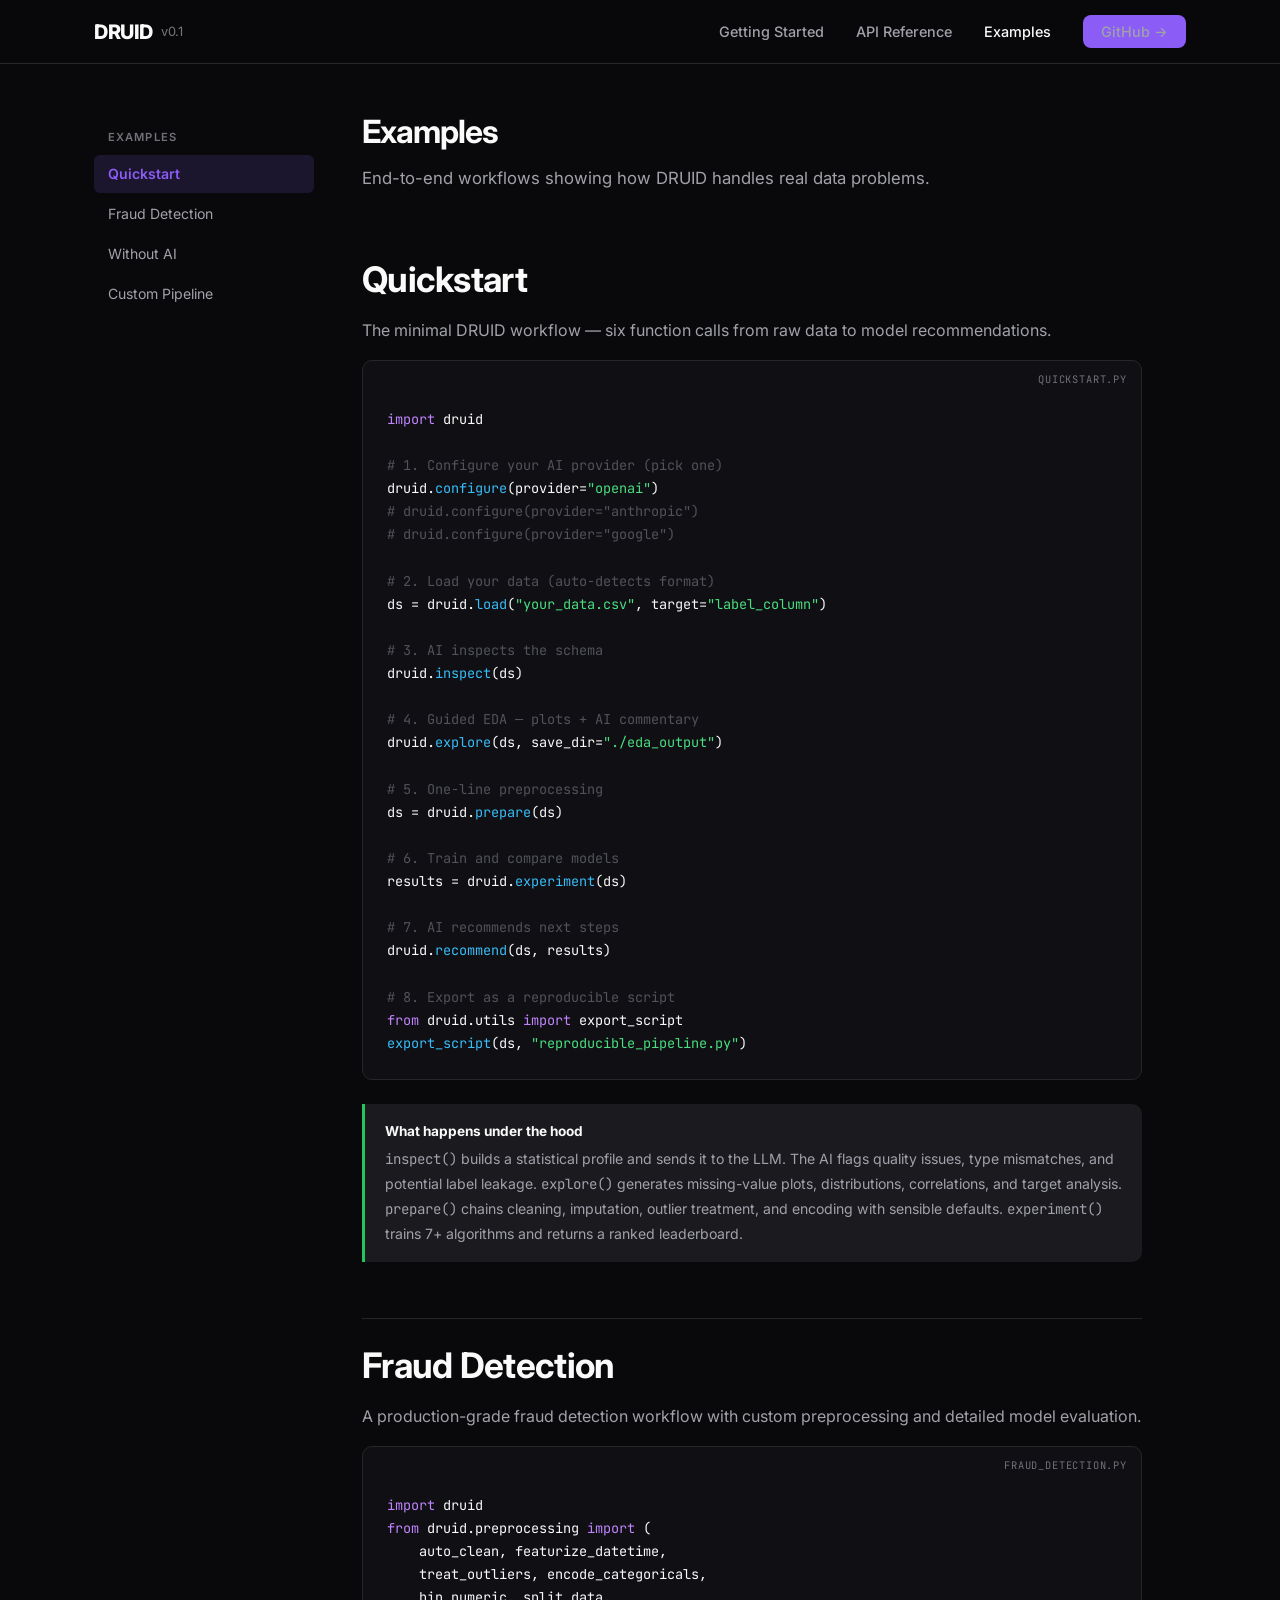
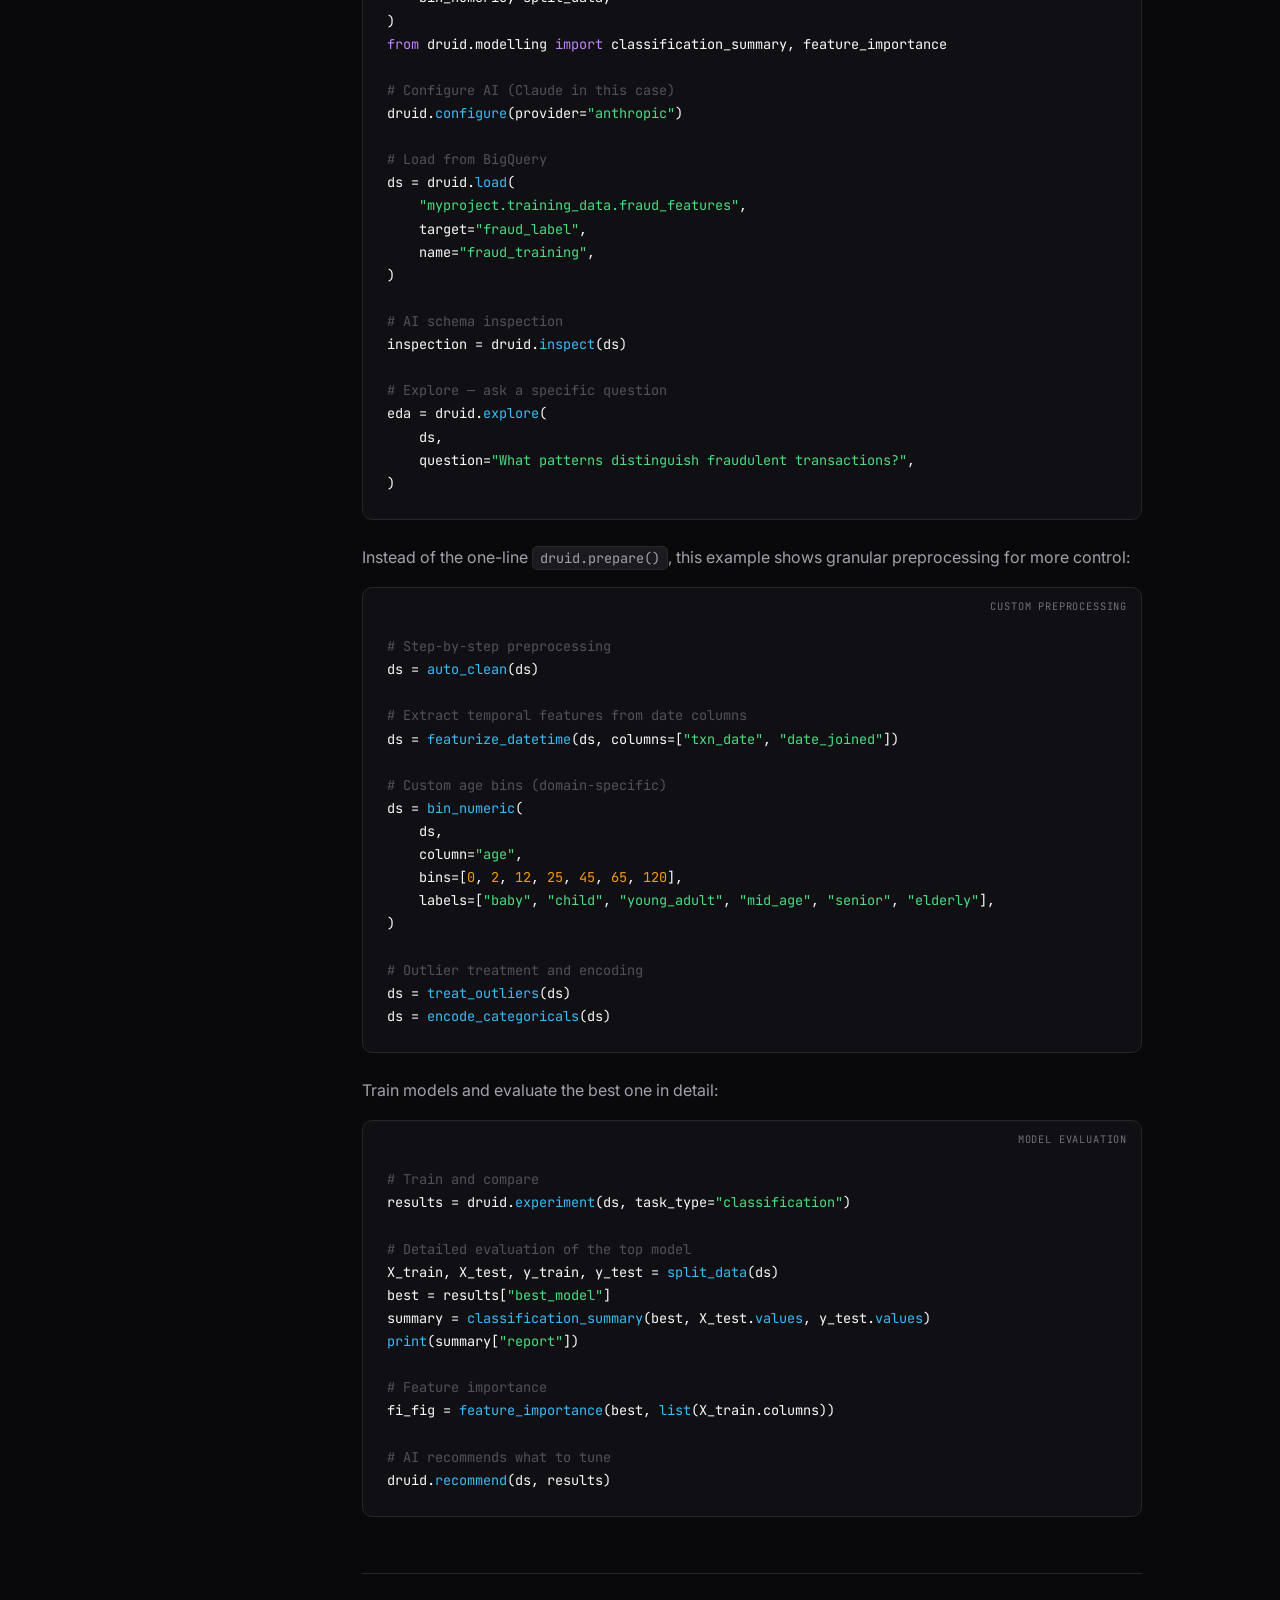
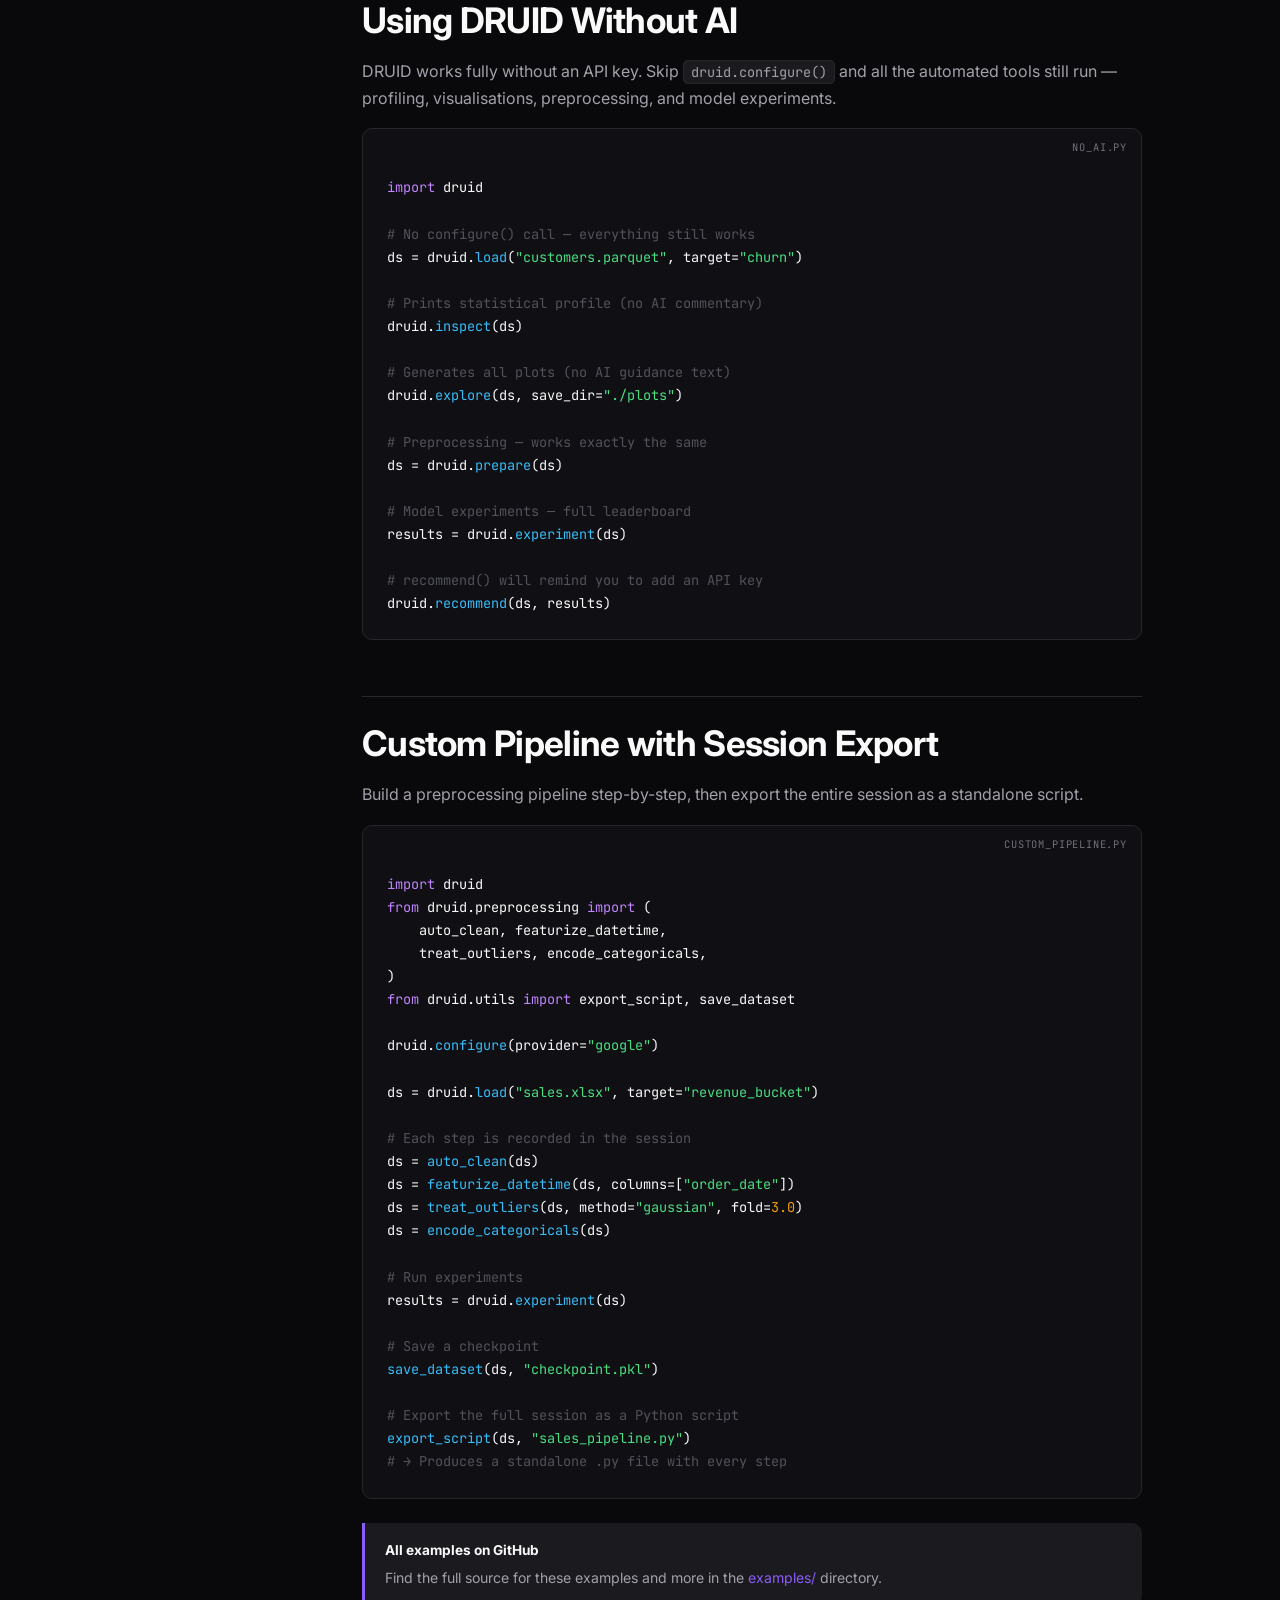
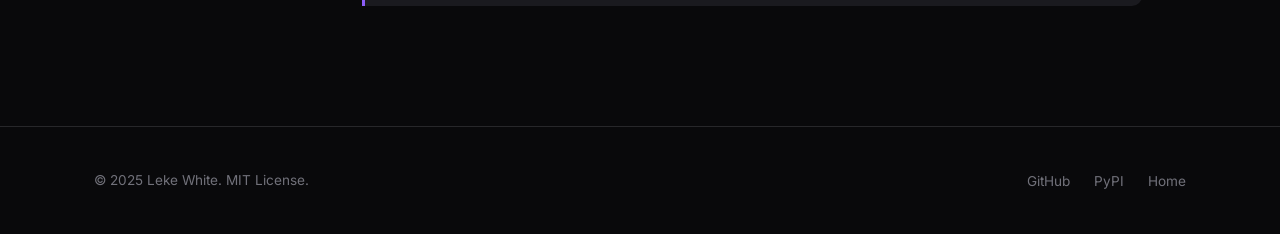
<file: docs/examples.html>
<!DOCTYPE html>
<html lang="en">
<head>
  <meta charset="utf-8">
  <meta name="viewport" content="width=device-width, initial-scale=1">
  <title>Examples — DRUID</title>
  <meta name="description" content="Real-world examples using the DRUID Python library.">
  <link rel="preconnect" href="https://fonts.googleapis.com">
  <link href="https://fonts.googleapis.com/css2?family=Inter:wght@400;500;600;700;800&family=JetBrains+Mono:wght@400;500;700&display=swap" rel="stylesheet">
  <link rel="stylesheet" href="assets/style.css">
  <link rel="icon" href="data:image/svg+xml,<svg xmlns='http://www.w3.org/2000/svg' viewBox='0 0 100 100'><text y='.9em' font-size='90'>🧙</text></svg>">
</head>
<body>

<!-- NAV -->
<nav>
  <div class="container">
    <a href="index.html" class="nav-brand">DRUID <span>v0.1</span></a>
    <button class="nav-toggle" onclick="document.querySelector('.nav-links').classList.toggle('open')" aria-label="Toggle navigation">
      <svg width="22" height="22" viewBox="0 0 24 24" fill="none" stroke="currentColor" stroke-width="2"><path d="M3 12h18M3 6h18M3 18h18"/></svg>
    </button>
    <ul class="nav-links">
      <li><a href="getting-started.html">Getting Started</a></li>
      <li><a href="api.html">API Reference</a></li>
      <li><a href="examples.html" class="active">Examples</a></li>
      <li><a href="https://github.com/Lekewhite01/druid" class="nav-cta">GitHub &rarr;</a></li>
    </ul>
  </div>
</nav>

<!-- DOCS LAYOUT -->
<div class="container">
  <div class="docs-layout">

    <!-- Sidebar -->
    <aside class="sidebar">
      <ul>
        <li class="section-title">Examples</li>
        <li><a href="#quickstart" class="active">Quickstart</a></li>
        <li><a href="#fraud-detection">Fraud Detection</a></li>
        <li><a href="#no-ai">Without AI</a></li>
        <li><a href="#custom-pipeline">Custom Pipeline</a></li>
      </ul>
    </aside>

    <!-- Content -->
    <main class="docs-content">
      <h1>Examples</h1>
      <p class="subtitle">End-to-end workflows showing how DRUID handles real data problems.</p>

      <!-- ===== QUICKSTART ===== -->
      <h2 id="quickstart">Quickstart</h2>
      <p>The minimal DRUID workflow &mdash; six function calls from raw data to model recommendations.</p>

      <pre><span class="label">quickstart.py</span>
<span class="kw">import</span> <span class="var">druid</span>

<span class="cm"># 1. Configure your AI provider (pick one)</span>
<span class="var">druid</span>.<span class="fn">configure</span>(<span class="var">provider</span>=<span class="str">"openai"</span>)
<span class="cm"># druid.configure(provider="anthropic")</span>
<span class="cm"># druid.configure(provider="google")</span>

<span class="cm"># 2. Load your data (auto-detects format)</span>
<span class="var">ds</span> = <span class="var">druid</span>.<span class="fn">load</span>(<span class="str">"your_data.csv"</span>, <span class="var">target</span>=<span class="str">"label_column"</span>)

<span class="cm"># 3. AI inspects the schema</span>
<span class="var">druid</span>.<span class="fn">inspect</span>(<span class="var">ds</span>)

<span class="cm"># 4. Guided EDA — plots + AI commentary</span>
<span class="var">druid</span>.<span class="fn">explore</span>(<span class="var">ds</span>, <span class="var">save_dir</span>=<span class="str">"./eda_output"</span>)

<span class="cm"># 5. One-line preprocessing</span>
<span class="var">ds</span> = <span class="var">druid</span>.<span class="fn">prepare</span>(<span class="var">ds</span>)

<span class="cm"># 6. Train and compare models</span>
<span class="var">results</span> = <span class="var">druid</span>.<span class="fn">experiment</span>(<span class="var">ds</span>)

<span class="cm"># 7. AI recommends next steps</span>
<span class="var">druid</span>.<span class="fn">recommend</span>(<span class="var">ds</span>, <span class="var">results</span>)

<span class="cm"># 8. Export as a reproducible script</span>
<span class="kw">from</span> <span class="var">druid.utils</span> <span class="kw">import</span> <span class="var">export_script</span>
<span class="fn">export_script</span>(<span class="var">ds</span>, <span class="str">"reproducible_pipeline.py"</span>)</pre>

      <div class="info-box tip">
        <strong>What happens under the hood</strong>
        <p><code>inspect()</code> builds a statistical profile and sends it to the LLM. The AI flags quality issues, type mismatches, and potential label leakage. <code>explore()</code> generates missing-value plots, distributions, correlations, and target analysis. <code>prepare()</code> chains cleaning, imputation, outlier treatment, and encoding with sensible defaults. <code>experiment()</code> trains 7+ algorithms and returns a ranked leaderboard.</p>
      </div>

      <!-- ===== FRAUD DETECTION ===== -->
      <h2 id="fraud-detection">Fraud Detection</h2>
      <p>A production-grade fraud detection workflow with custom preprocessing and detailed model evaluation.</p>

      <pre><span class="label">fraud_detection.py</span>
<span class="kw">import</span> <span class="var">druid</span>
<span class="kw">from</span> <span class="var">druid.preprocessing</span> <span class="kw">import</span> (
    <span class="var">auto_clean</span>, <span class="var">featurize_datetime</span>,
    <span class="var">treat_outliers</span>, <span class="var">encode_categoricals</span>,
    <span class="var">bin_numeric</span>, <span class="var">split_data</span>,
)
<span class="kw">from</span> <span class="var">druid.modelling</span> <span class="kw">import</span> <span class="var">classification_summary</span>, <span class="var">feature_importance</span>

<span class="cm"># Configure AI (Claude in this case)</span>
<span class="var">druid</span>.<span class="fn">configure</span>(<span class="var">provider</span>=<span class="str">"anthropic"</span>)

<span class="cm"># Load from BigQuery</span>
<span class="var">ds</span> = <span class="var">druid</span>.<span class="fn">load</span>(
    <span class="str">"myproject.training_data.fraud_features"</span>,
    <span class="var">target</span>=<span class="str">"fraud_label"</span>,
    <span class="var">name</span>=<span class="str">"fraud_training"</span>,
)

<span class="cm"># AI schema inspection</span>
<span class="var">inspection</span> = <span class="var">druid</span>.<span class="fn">inspect</span>(<span class="var">ds</span>)

<span class="cm"># Explore — ask a specific question</span>
<span class="var">eda</span> = <span class="var">druid</span>.<span class="fn">explore</span>(
    <span class="var">ds</span>,
    <span class="var">question</span>=<span class="str">"What patterns distinguish fraudulent transactions?"</span>,
)</pre>

      <p>Instead of the one-line <code class="inline-code">druid.prepare()</code>, this example shows granular preprocessing for more control:</p>

      <pre><span class="label">Custom preprocessing</span>
<span class="cm"># Step-by-step preprocessing</span>
<span class="var">ds</span> = <span class="fn">auto_clean</span>(<span class="var">ds</span>)

<span class="cm"># Extract temporal features from date columns</span>
<span class="var">ds</span> = <span class="fn">featurize_datetime</span>(<span class="var">ds</span>, <span class="var">columns</span>=[<span class="str">"txn_date"</span>, <span class="str">"date_joined"</span>])

<span class="cm"># Custom age bins (domain-specific)</span>
<span class="var">ds</span> = <span class="fn">bin_numeric</span>(
    <span class="var">ds</span>,
    <span class="var">column</span>=<span class="str">"age"</span>,
    <span class="var">bins</span>=[<span class="num">0</span>, <span class="num">2</span>, <span class="num">12</span>, <span class="num">25</span>, <span class="num">45</span>, <span class="num">65</span>, <span class="num">120</span>],
    <span class="var">labels</span>=[<span class="str">"baby"</span>, <span class="str">"child"</span>, <span class="str">"young_adult"</span>, <span class="str">"mid_age"</span>, <span class="str">"senior"</span>, <span class="str">"elderly"</span>],
)

<span class="cm"># Outlier treatment and encoding</span>
<span class="var">ds</span> = <span class="fn">treat_outliers</span>(<span class="var">ds</span>)
<span class="var">ds</span> = <span class="fn">encode_categoricals</span>(<span class="var">ds</span>)</pre>

      <p>Train models and evaluate the best one in detail:</p>

      <pre><span class="label">Model evaluation</span>
<span class="cm"># Train and compare</span>
<span class="var">results</span> = <span class="var">druid</span>.<span class="fn">experiment</span>(<span class="var">ds</span>, <span class="var">task_type</span>=<span class="str">"classification"</span>)

<span class="cm"># Detailed evaluation of the top model</span>
<span class="var">X_train</span>, <span class="var">X_test</span>, <span class="var">y_train</span>, <span class="var">y_test</span> = <span class="fn">split_data</span>(<span class="var">ds</span>)
<span class="var">best</span> = <span class="var">results</span>[<span class="str">"best_model"</span>]
<span class="var">summary</span> = <span class="fn">classification_summary</span>(<span class="var">best</span>, <span class="var">X_test</span>.<span class="fn">values</span>, <span class="var">y_test</span>.<span class="fn">values</span>)
<span class="fn">print</span>(<span class="var">summary</span>[<span class="str">"report"</span>])

<span class="cm"># Feature importance</span>
<span class="var">fi_fig</span> = <span class="fn">feature_importance</span>(<span class="var">best</span>, <span class="fn">list</span>(<span class="var">X_train</span>.<span class="var">columns</span>))

<span class="cm"># AI recommends what to tune</span>
<span class="var">druid</span>.<span class="fn">recommend</span>(<span class="var">ds</span>, <span class="var">results</span>)</pre>

      <!-- ===== WITHOUT AI ===== -->
      <h2 id="no-ai">Using DRUID Without AI</h2>
      <p>DRUID works fully without an API key. Skip <code class="inline-code">druid.configure()</code> and all the automated tools still run &mdash; profiling, visualisations, preprocessing, and model experiments.</p>

      <pre><span class="label">no_ai.py</span>
<span class="kw">import</span> <span class="var">druid</span>

<span class="cm"># No configure() call — everything still works</span>
<span class="var">ds</span> = <span class="var">druid</span>.<span class="fn">load</span>(<span class="str">"customers.parquet"</span>, <span class="var">target</span>=<span class="str">"churn"</span>)

<span class="cm"># Prints statistical profile (no AI commentary)</span>
<span class="var">druid</span>.<span class="fn">inspect</span>(<span class="var">ds</span>)

<span class="cm"># Generates all plots (no AI guidance text)</span>
<span class="var">druid</span>.<span class="fn">explore</span>(<span class="var">ds</span>, <span class="var">save_dir</span>=<span class="str">"./plots"</span>)

<span class="cm"># Preprocessing — works exactly the same</span>
<span class="var">ds</span> = <span class="var">druid</span>.<span class="fn">prepare</span>(<span class="var">ds</span>)

<span class="cm"># Model experiments — full leaderboard</span>
<span class="var">results</span> = <span class="var">druid</span>.<span class="fn">experiment</span>(<span class="var">ds</span>)

<span class="cm"># recommend() will remind you to add an API key</span>
<span class="var">druid</span>.<span class="fn">recommend</span>(<span class="var">ds</span>, <span class="var">results</span>)</pre>

      <!-- ===== CUSTOM PIPELINE ===== -->
      <h2 id="custom-pipeline">Custom Pipeline with Session Export</h2>
      <p>Build a preprocessing pipeline step-by-step, then export the entire session as a standalone script.</p>

      <pre><span class="label">custom_pipeline.py</span>
<span class="kw">import</span> <span class="var">druid</span>
<span class="kw">from</span> <span class="var">druid.preprocessing</span> <span class="kw">import</span> (
    <span class="var">auto_clean</span>, <span class="var">featurize_datetime</span>,
    <span class="var">treat_outliers</span>, <span class="var">encode_categoricals</span>,
)
<span class="kw">from</span> <span class="var">druid.utils</span> <span class="kw">import</span> <span class="var">export_script</span>, <span class="var">save_dataset</span>

<span class="var">druid</span>.<span class="fn">configure</span>(<span class="var">provider</span>=<span class="str">"google"</span>)

<span class="var">ds</span> = <span class="var">druid</span>.<span class="fn">load</span>(<span class="str">"sales.xlsx"</span>, <span class="var">target</span>=<span class="str">"revenue_bucket"</span>)

<span class="cm"># Each step is recorded in the session</span>
<span class="var">ds</span> = <span class="fn">auto_clean</span>(<span class="var">ds</span>)
<span class="var">ds</span> = <span class="fn">featurize_datetime</span>(<span class="var">ds</span>, <span class="var">columns</span>=[<span class="str">"order_date"</span>])
<span class="var">ds</span> = <span class="fn">treat_outliers</span>(<span class="var">ds</span>, <span class="var">method</span>=<span class="str">"gaussian"</span>, <span class="var">fold</span>=<span class="num">3.0</span>)
<span class="var">ds</span> = <span class="fn">encode_categoricals</span>(<span class="var">ds</span>)

<span class="cm"># Run experiments</span>
<span class="var">results</span> = <span class="var">druid</span>.<span class="fn">experiment</span>(<span class="var">ds</span>)

<span class="cm"># Save a checkpoint</span>
<span class="fn">save_dataset</span>(<span class="var">ds</span>, <span class="str">"checkpoint.pkl"</span>)

<span class="cm"># Export the full session as a Python script</span>
<span class="fn">export_script</span>(<span class="var">ds</span>, <span class="str">"sales_pipeline.py"</span>)
<span class="cm"># → Produces a standalone .py file with every step</span></pre>

      <div class="info-box">
        <strong>All examples on GitHub</strong>
        <p>Find the full source for these examples and more in the <a href="https://github.com/Lekewhite01/druid/tree/master/examples">examples/</a> directory.</p>
      </div>

    </main>
  </div>
</div>

<!-- FOOTER -->
<footer>
  <div class="container footer-inner">
    <p>&copy; 2025 Leke White. MIT License.</p>
    <ul class="footer-links">
      <li><a href="https://github.com/Lekewhite01/druid">GitHub</a></li>
      <li><a href="https://pypi.org/project/druid-ai/">PyPI</a></li>
      <li><a href="index.html">Home</a></li>
    </ul>
  </div>
</footer>

</body>
</html>
</file>
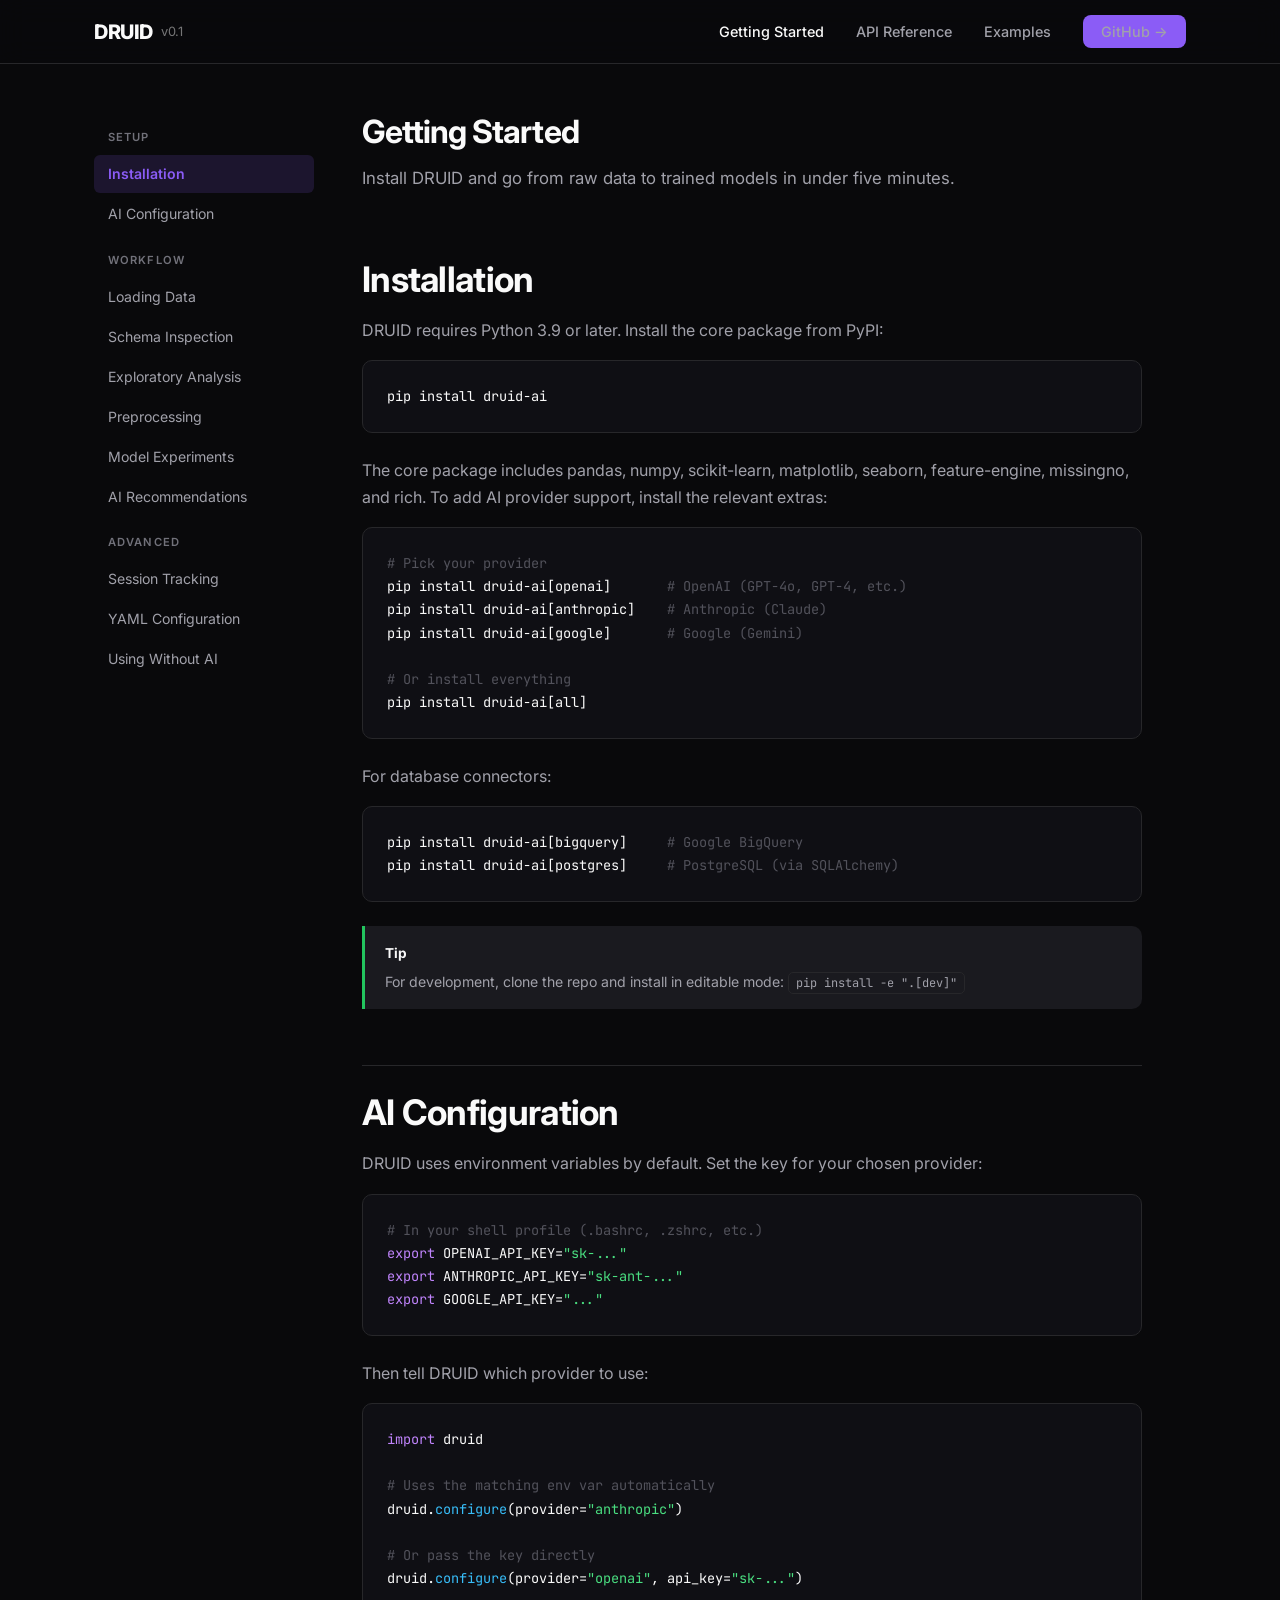
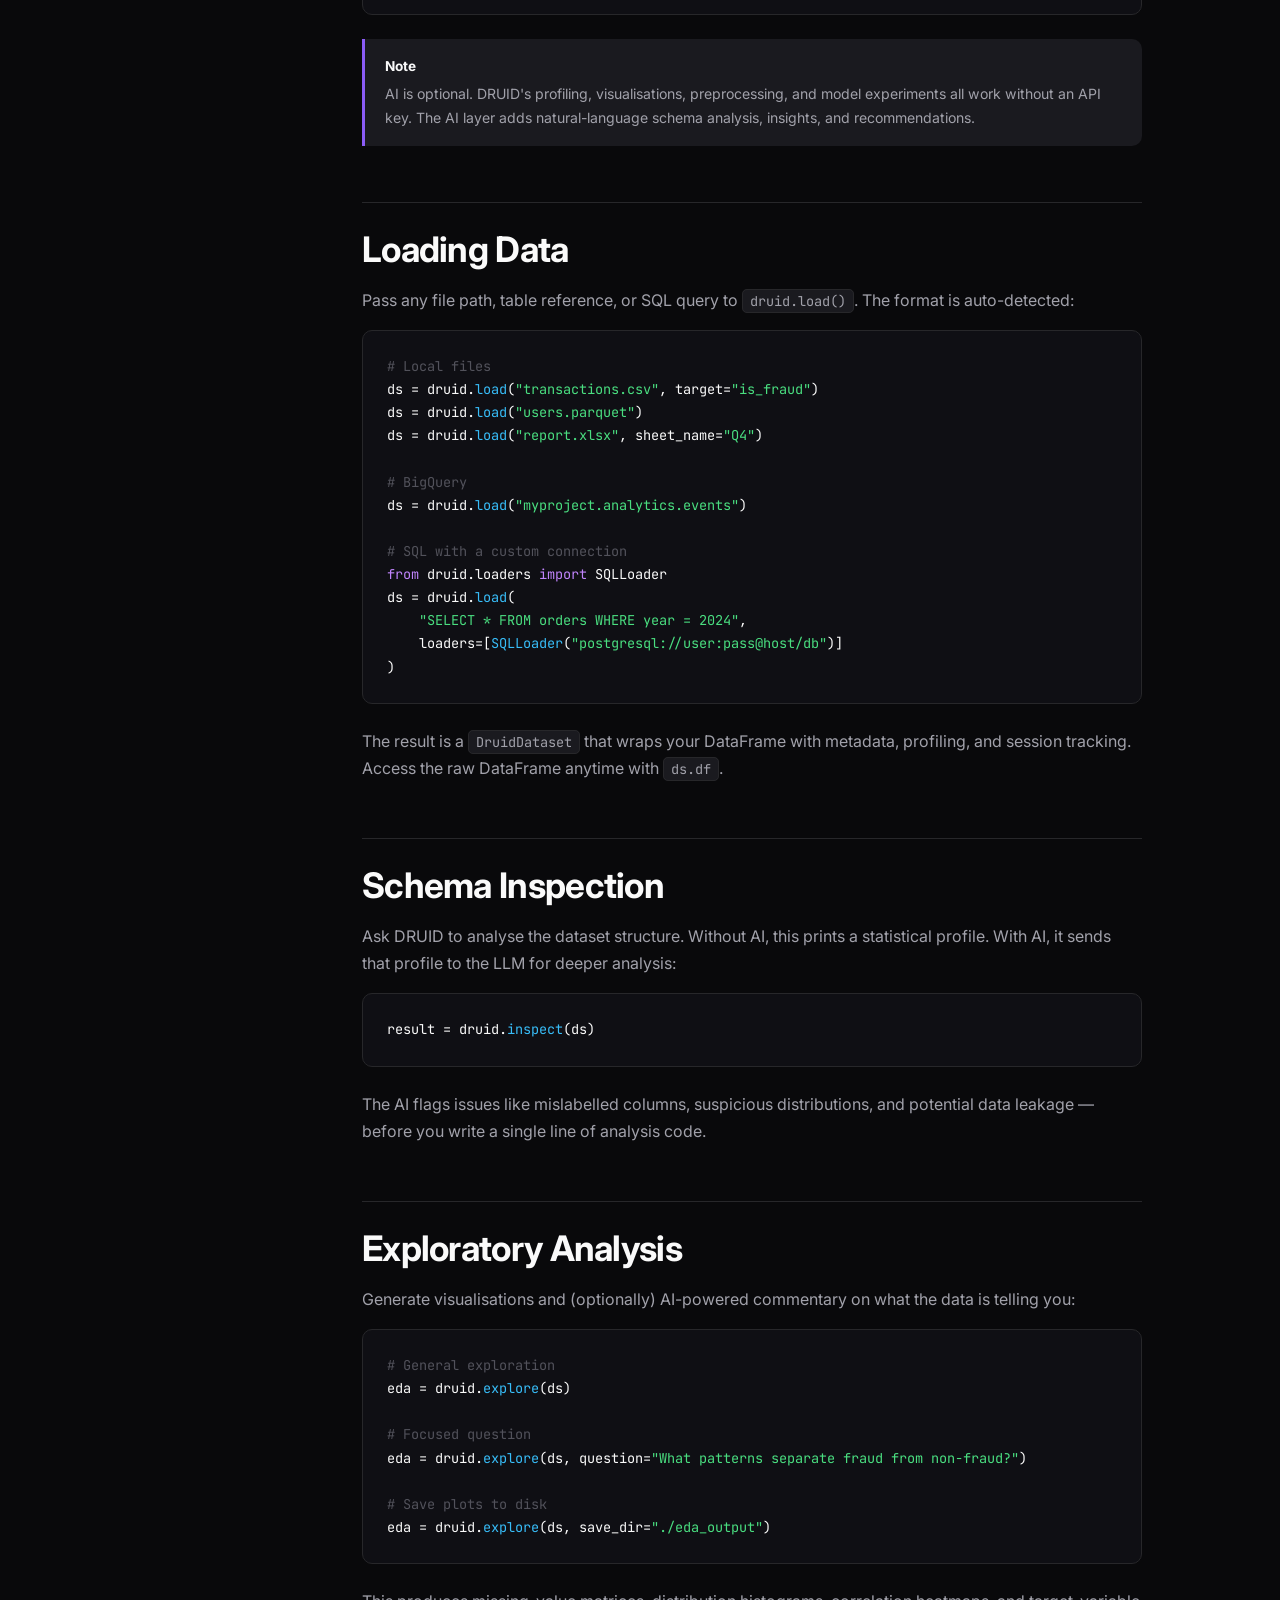
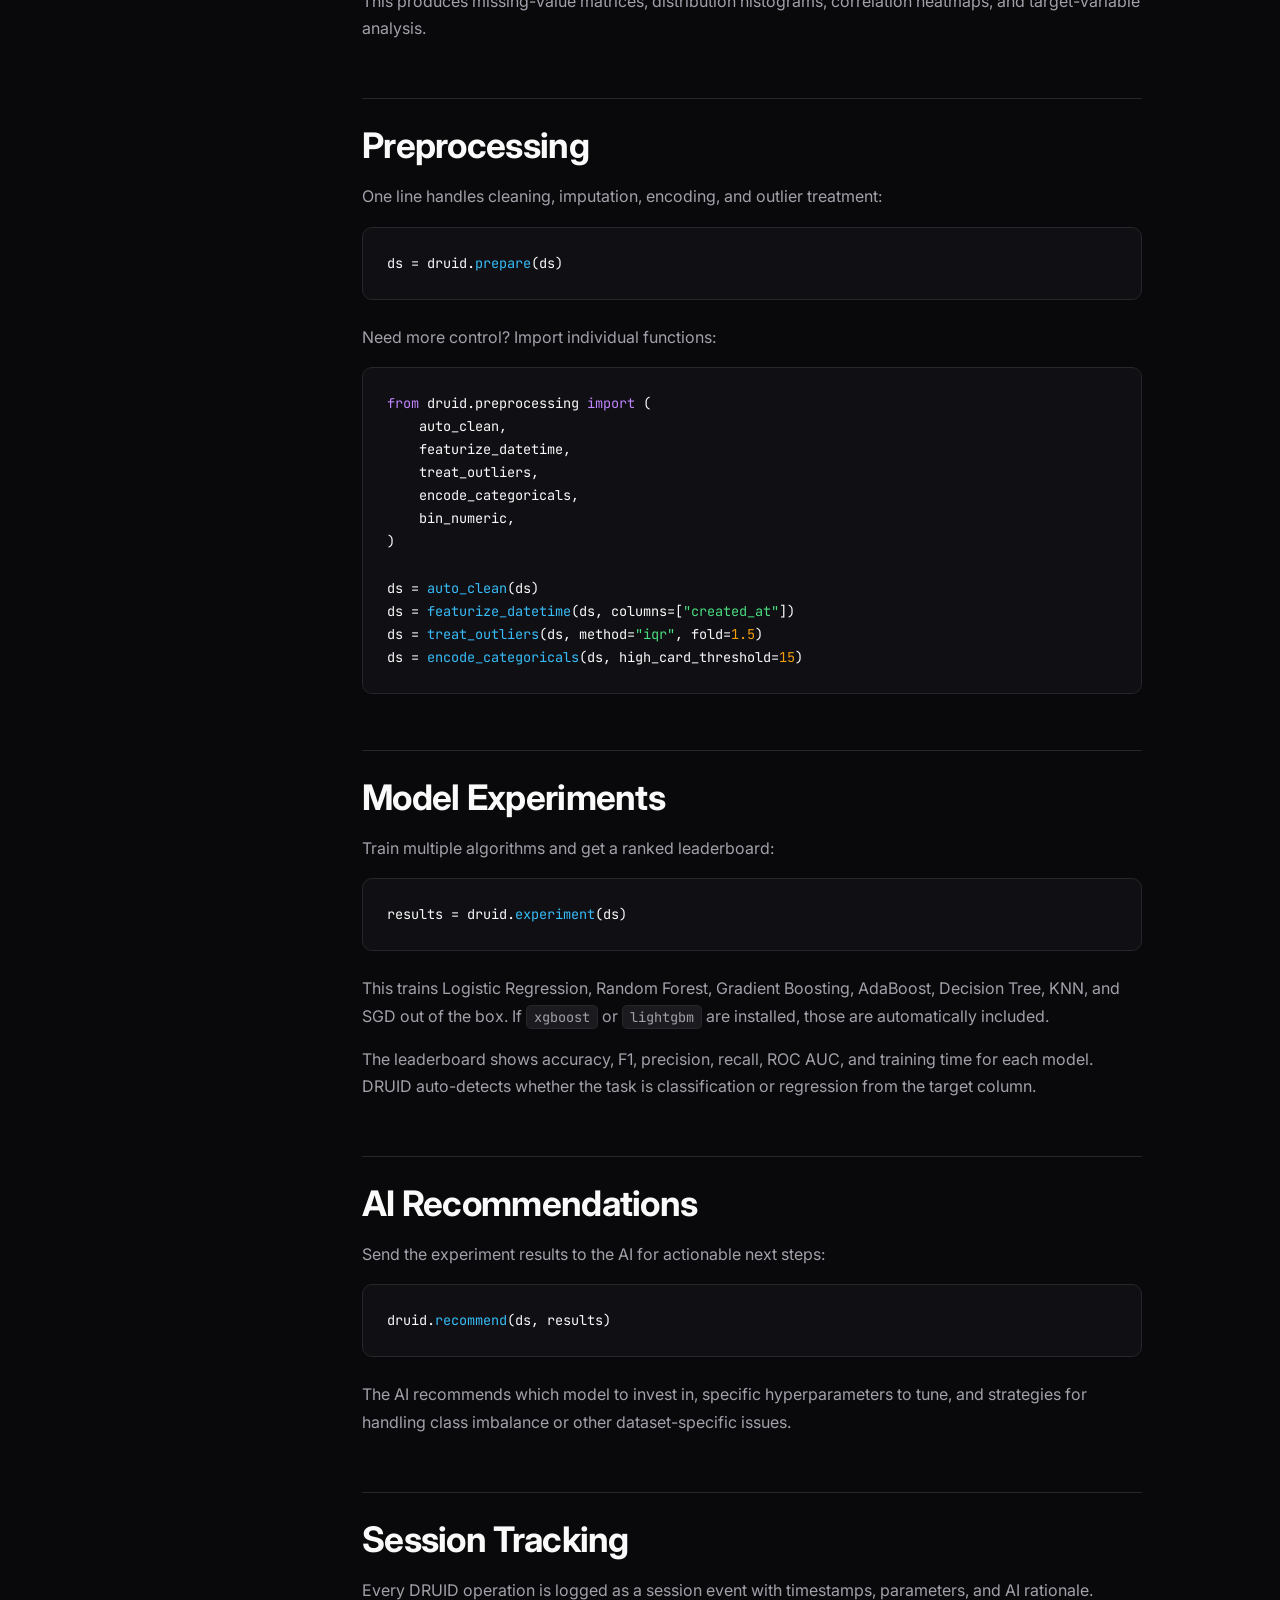
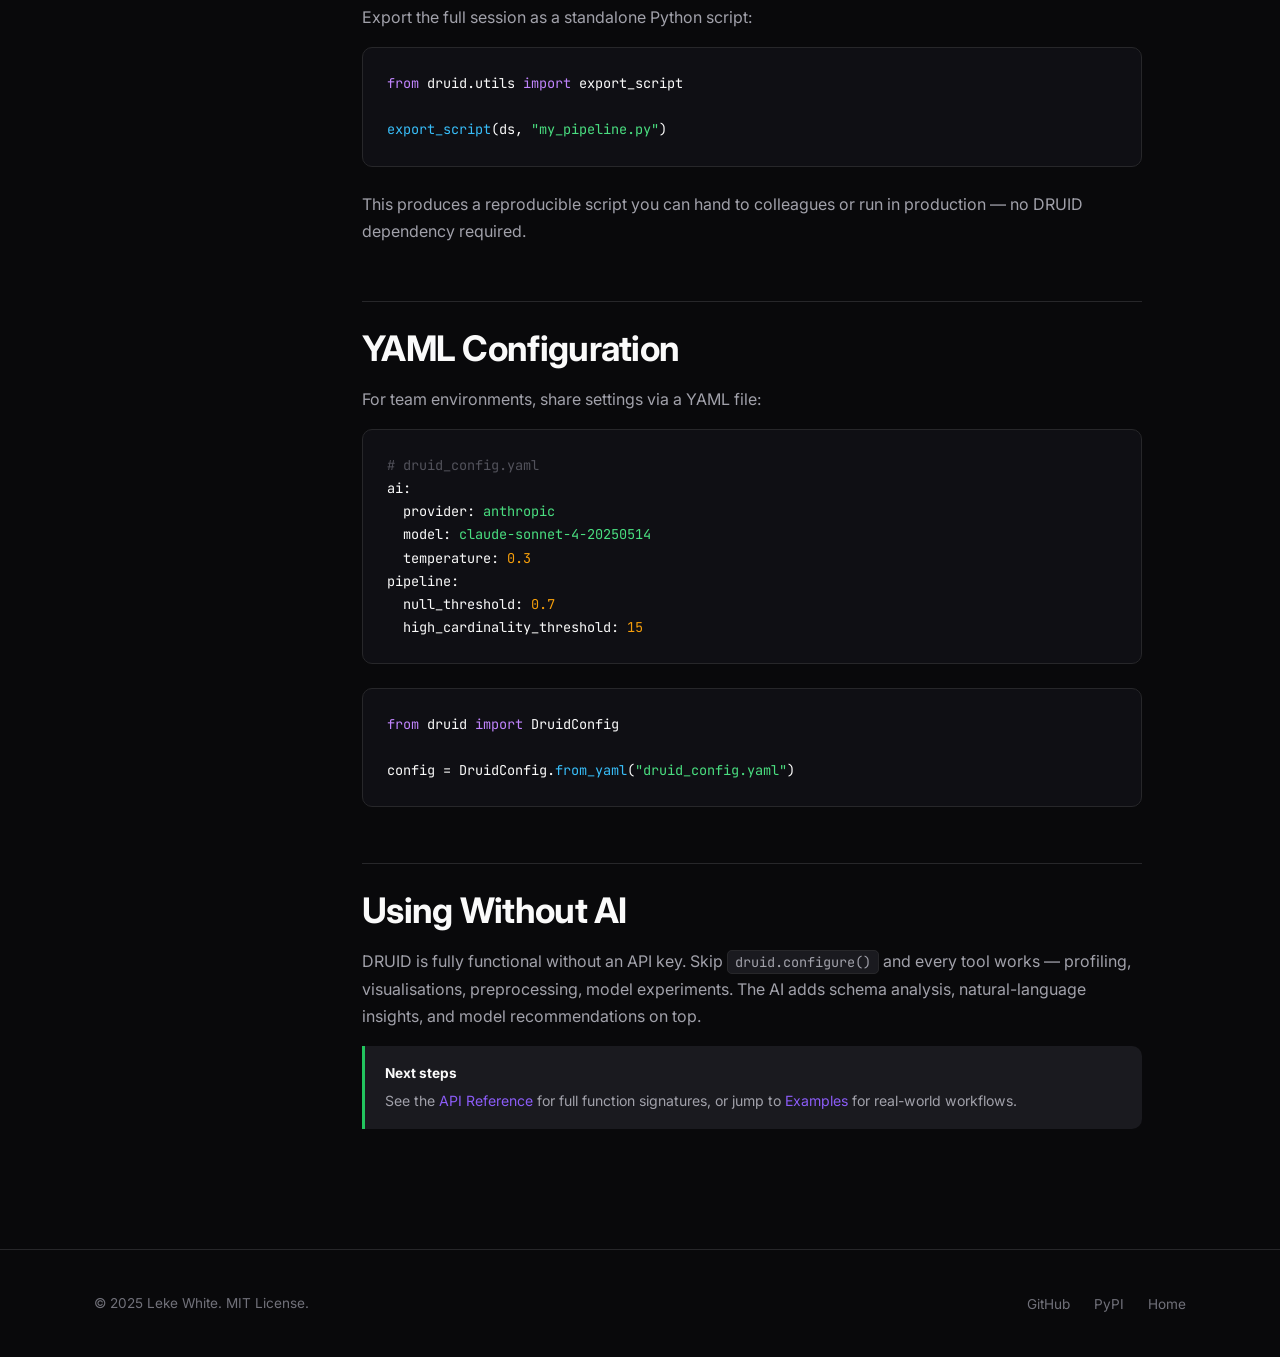
<file: docs/getting-started.html>
<!DOCTYPE html>
<html lang="en">
<head>
  <meta charset="utf-8">
  <meta name="viewport" content="width=device-width, initial-scale=1">
  <title>Getting Started — DRUID</title>
  <meta name="description" content="Install DRUID and build your first ML pipeline in five minutes.">
  <link rel="preconnect" href="https://fonts.googleapis.com">
  <link href="https://fonts.googleapis.com/css2?family=Inter:wght@400;500;600;700;800&family=JetBrains+Mono:wght@400;500;700&display=swap" rel="stylesheet">
  <link rel="stylesheet" href="assets/style.css">
  <link rel="icon" href="data:image/svg+xml,<svg xmlns='http://www.w3.org/2000/svg' viewBox='0 0 100 100'><text y='.9em' font-size='90'>🧙</text></svg>">
</head>
<body>

<!-- NAV -->
<nav>
  <div class="container">
    <a href="index.html" class="nav-brand">DRUID <span>v0.1</span></a>
    <button class="nav-toggle" onclick="document.querySelector('.nav-links').classList.toggle('open')" aria-label="Toggle navigation">
      <svg width="22" height="22" viewBox="0 0 24 24" fill="none" stroke="currentColor" stroke-width="2"><path d="M3 12h18M3 6h18M3 18h18"/></svg>
    </button>
    <ul class="nav-links">
      <li><a href="getting-started.html" class="active">Getting Started</a></li>
      <li><a href="api.html">API Reference</a></li>
      <li><a href="examples.html">Examples</a></li>
      <li><a href="https://github.com/Lekewhite01/druid" class="nav-cta">GitHub &rarr;</a></li>
    </ul>
  </div>
</nav>

<!-- DOCS LAYOUT -->
<div class="container">
  <div class="docs-layout">

    <!-- Sidebar -->
    <aside class="sidebar">
      <ul>
        <li class="section-title">Setup</li>
        <li><a href="#installation" class="active">Installation</a></li>
        <li><a href="#ai-config">AI Configuration</a></li>
        <li class="section-title">Workflow</li>
        <li><a href="#loading">Loading Data</a></li>
        <li><a href="#inspecting">Schema Inspection</a></li>
        <li><a href="#exploring">Exploratory Analysis</a></li>
        <li><a href="#preprocessing">Preprocessing</a></li>
        <li><a href="#modelling">Model Experiments</a></li>
        <li><a href="#recommendations">AI Recommendations</a></li>
        <li class="section-title">Advanced</li>
        <li><a href="#sessions">Session Tracking</a></li>
        <li><a href="#config-yaml">YAML Configuration</a></li>
        <li><a href="#without-ai">Using Without AI</a></li>
      </ul>
    </aside>

    <!-- Content -->
    <main class="docs-content">
      <h1>Getting Started</h1>
      <p class="subtitle">Install DRUID and go from raw data to trained models in under five minutes.</p>

      <!-- Installation -->
      <h2 id="installation">Installation</h2>
      <p>DRUID requires Python 3.9 or later. Install the core package from PyPI:</p>
      <pre>pip install druid-ai</pre>
      <p>The core package includes pandas, numpy, scikit-learn, matplotlib, seaborn, feature-engine, missingno, and rich. To add AI provider support, install the relevant extras:</p>
      <pre><span class="cm"># Pick your provider</span>
pip install druid-ai[openai]       <span class="cm"># OpenAI (GPT-4o, GPT-4, etc.)</span>
pip install druid-ai[anthropic]    <span class="cm"># Anthropic (Claude)</span>
pip install druid-ai[google]       <span class="cm"># Google (Gemini)</span>

<span class="cm"># Or install everything</span>
pip install druid-ai[all]</pre>

      <p>For database connectors:</p>
      <pre>pip install druid-ai[bigquery]     <span class="cm"># Google BigQuery</span>
pip install druid-ai[postgres]     <span class="cm"># PostgreSQL (via SQLAlchemy)</span></pre>

      <div class="info-box tip">
        <strong>Tip</strong>
        <p>For development, clone the repo and install in editable mode: <code class="inline-code">pip install -e ".[dev]"</code></p>
      </div>

      <!-- AI Configuration -->
      <h2 id="ai-config">AI Configuration</h2>
      <p>DRUID uses environment variables by default. Set the key for your chosen provider:</p>
      <pre><span class="cm"># In your shell profile (.bashrc, .zshrc, etc.)</span>
<span class="kw">export</span> OPENAI_API_KEY=<span class="str">"sk-..."</span>
<span class="kw">export</span> ANTHROPIC_API_KEY=<span class="str">"sk-ant-..."</span>
<span class="kw">export</span> GOOGLE_API_KEY=<span class="str">"..."</span></pre>

      <p>Then tell DRUID which provider to use:</p>
      <pre><span class="kw">import</span> <span class="var">druid</span>

<span class="cm"># Uses the matching env var automatically</span>
<span class="var">druid</span>.<span class="fn">configure</span>(<span class="var">provider</span>=<span class="str">"anthropic"</span>)

<span class="cm"># Or pass the key directly</span>
<span class="var">druid</span>.<span class="fn">configure</span>(<span class="var">provider</span>=<span class="str">"openai"</span>, <span class="var">api_key</span>=<span class="str">"sk-..."</span>)</pre>

      <div class="info-box">
        <strong>Note</strong>
        <p>AI is optional. DRUID's profiling, visualisations, preprocessing, and model experiments all work without an API key. The AI layer adds natural-language schema analysis, insights, and recommendations.</p>
      </div>

      <!-- Loading Data -->
      <h2 id="loading">Loading Data</h2>
      <p>Pass any file path, table reference, or SQL query to <code class="inline-code">druid.load()</code>. The format is auto-detected:</p>
      <pre><span class="cm"># Local files</span>
<span class="var">ds</span> = <span class="var">druid</span>.<span class="fn">load</span>(<span class="str">"transactions.csv"</span>, <span class="var">target</span>=<span class="str">"is_fraud"</span>)
<span class="var">ds</span> = <span class="var">druid</span>.<span class="fn">load</span>(<span class="str">"users.parquet"</span>)
<span class="var">ds</span> = <span class="var">druid</span>.<span class="fn">load</span>(<span class="str">"report.xlsx"</span>, <span class="var">sheet_name</span>=<span class="str">"Q4"</span>)

<span class="cm"># BigQuery</span>
<span class="var">ds</span> = <span class="var">druid</span>.<span class="fn">load</span>(<span class="str">"myproject.analytics.events"</span>)

<span class="cm"># SQL with a custom connection</span>
<span class="kw">from</span> <span class="var">druid.loaders</span> <span class="kw">import</span> <span class="var">SQLLoader</span>
<span class="var">ds</span> = <span class="var">druid</span>.<span class="fn">load</span>(
    <span class="str">"SELECT * FROM orders WHERE year = 2024"</span>,
    <span class="var">loaders</span>=[<span class="fn">SQLLoader</span>(<span class="str">"postgresql://user:pass@host/db"</span>)]
)</pre>

      <p>The result is a <code class="inline-code">DruidDataset</code> that wraps your DataFrame with metadata, profiling, and session tracking. Access the raw DataFrame anytime with <code class="inline-code">ds.df</code>.</p>

      <!-- Schema Inspection -->
      <h2 id="inspecting">Schema Inspection</h2>
      <p>Ask DRUID to analyse the dataset structure. Without AI, this prints a statistical profile. With AI, it sends that profile to the LLM for deeper analysis:</p>
      <pre><span class="var">result</span> = <span class="var">druid</span>.<span class="fn">inspect</span>(<span class="var">ds</span>)</pre>
      <p>The AI flags issues like mislabelled columns, suspicious distributions, and potential data leakage &mdash; before you write a single line of analysis code.</p>

      <!-- Exploratory Analysis -->
      <h2 id="exploring">Exploratory Analysis</h2>
      <p>Generate visualisations and (optionally) AI-powered commentary on what the data is telling you:</p>
      <pre><span class="cm"># General exploration</span>
<span class="var">eda</span> = <span class="var">druid</span>.<span class="fn">explore</span>(<span class="var">ds</span>)

<span class="cm"># Focused question</span>
<span class="var">eda</span> = <span class="var">druid</span>.<span class="fn">explore</span>(<span class="var">ds</span>, <span class="var">question</span>=<span class="str">"What patterns separate fraud from non-fraud?"</span>)

<span class="cm"># Save plots to disk</span>
<span class="var">eda</span> = <span class="var">druid</span>.<span class="fn">explore</span>(<span class="var">ds</span>, <span class="var">save_dir</span>=<span class="str">"./eda_output"</span>)</pre>

      <p>This produces missing-value matrices, distribution histograms, correlation heatmaps, and target-variable analysis.</p>

      <!-- Preprocessing -->
      <h2 id="preprocessing">Preprocessing</h2>
      <p>One line handles cleaning, imputation, encoding, and outlier treatment:</p>
      <pre><span class="var">ds</span> = <span class="var">druid</span>.<span class="fn">prepare</span>(<span class="var">ds</span>)</pre>

      <p>Need more control? Import individual functions:</p>
      <pre><span class="kw">from</span> <span class="var">druid.preprocessing</span> <span class="kw">import</span> (
    <span class="var">auto_clean</span>,
    <span class="var">featurize_datetime</span>,
    <span class="var">treat_outliers</span>,
    <span class="var">encode_categoricals</span>,
    <span class="var">bin_numeric</span>,
)

<span class="var">ds</span> = <span class="fn">auto_clean</span>(<span class="var">ds</span>)
<span class="var">ds</span> = <span class="fn">featurize_datetime</span>(<span class="var">ds</span>, <span class="var">columns</span>=[<span class="str">"created_at"</span>])
<span class="var">ds</span> = <span class="fn">treat_outliers</span>(<span class="var">ds</span>, <span class="var">method</span>=<span class="str">"iqr"</span>, <span class="var">fold</span>=<span class="num">1.5</span>)
<span class="var">ds</span> = <span class="fn">encode_categoricals</span>(<span class="var">ds</span>, <span class="var">high_card_threshold</span>=<span class="num">15</span>)</pre>

      <!-- Model Experiments -->
      <h2 id="modelling">Model Experiments</h2>
      <p>Train multiple algorithms and get a ranked leaderboard:</p>
      <pre><span class="var">results</span> = <span class="var">druid</span>.<span class="fn">experiment</span>(<span class="var">ds</span>)</pre>

      <p>This trains Logistic Regression, Random Forest, Gradient Boosting, AdaBoost, Decision Tree, KNN, and SGD out of the box. If <code class="inline-code">xgboost</code> or <code class="inline-code">lightgbm</code> are installed, those are automatically included.</p>
      <p>The leaderboard shows accuracy, F1, precision, recall, ROC AUC, and training time for each model. DRUID auto-detects whether the task is classification or regression from the target column.</p>

      <!-- AI Recommendations -->
      <h2 id="recommendations">AI Recommendations</h2>
      <p>Send the experiment results to the AI for actionable next steps:</p>
      <pre><span class="var">druid</span>.<span class="fn">recommend</span>(<span class="var">ds</span>, <span class="var">results</span>)</pre>
      <p>The AI recommends which model to invest in, specific hyperparameters to tune, and strategies for handling class imbalance or other dataset-specific issues.</p>

      <!-- Session Tracking -->
      <h2 id="sessions">Session Tracking</h2>
      <p>Every DRUID operation is logged as a session event with timestamps, parameters, and AI rationale. Export the full session as a standalone Python script:</p>
      <pre><span class="kw">from</span> <span class="var">druid.utils</span> <span class="kw">import</span> <span class="var">export_script</span>

<span class="fn">export_script</span>(<span class="var">ds</span>, <span class="str">"my_pipeline.py"</span>)</pre>
      <p>This produces a reproducible script you can hand to colleagues or run in production &mdash; no DRUID dependency required.</p>

      <!-- YAML Configuration -->
      <h2 id="config-yaml">YAML Configuration</h2>
      <p>For team environments, share settings via a YAML file:</p>
      <pre><span class="cm"># druid_config.yaml</span>
<span class="var">ai</span>:
  <span class="var">provider</span>: <span class="str">anthropic</span>
  <span class="var">model</span>: <span class="str">claude-sonnet-4-20250514</span>
  <span class="var">temperature</span>: <span class="num">0.3</span>
<span class="var">pipeline</span>:
  <span class="var">null_threshold</span>: <span class="num">0.7</span>
  <span class="var">high_cardinality_threshold</span>: <span class="num">15</span></pre>

      <pre><span class="kw">from</span> <span class="var">druid</span> <span class="kw">import</span> <span class="var">DruidConfig</span>

<span class="var">config</span> = <span class="var">DruidConfig</span>.<span class="fn">from_yaml</span>(<span class="str">"druid_config.yaml"</span>)</pre>

      <!-- Using Without AI -->
      <h2 id="without-ai">Using Without AI</h2>
      <p>DRUID is fully functional without an API key. Skip <code class="inline-code">druid.configure()</code> and every tool works &mdash; profiling, visualisations, preprocessing, model experiments. The AI adds schema analysis, natural-language insights, and model recommendations on top.</p>

      <div class="info-box tip">
        <strong>Next steps</strong>
        <p>See the <a href="api.html">API Reference</a> for full function signatures, or jump to <a href="examples.html">Examples</a> for real-world workflows.</p>
      </div>

    </main>
  </div>
</div>

<!-- FOOTER -->
<footer>
  <div class="container footer-inner">
    <p>&copy; 2025 Leke White. MIT License.</p>
    <ul class="footer-links">
      <li><a href="https://github.com/Lekewhite01/druid">GitHub</a></li>
      <li><a href="https://pypi.org/project/druid-ai/">PyPI</a></li>
      <li><a href="index.html">Home</a></li>
    </ul>
  </div>
</footer>

</body>
</html>
</file>
<file: docs/assets/style.css>
/* ============================================================
   DRUID — Dark Modern Theme
   ============================================================ */

/* --- Reset & Base ------------------------------------------ */
*, *::before, *::after { box-sizing: border-box; margin: 0; padding: 0; }

:root {
  --bg:        #09090b;
  --surface:   #131316;
  --surface-2: #1a1a1f;
  --border:    #27272a;
  --border-2:  #3f3f46;
  --text:      #fafafa;
  --text-2:    #a1a1aa;
  --text-3:    #71717a;
  --accent:    #8b5cf6;
  --accent-2:  #6366f1;
  --accent-glow: rgba(139, 92, 246, .15);
  --green:     #22c55e;
  --amber:     #f59e0b;
  --code-bg:   #0f0f14;
  --radius:    10px;
  --max-w:     1140px;
  --nav-h:     64px;
  --font: "Inter", -apple-system, BlinkMacSystemFont, "Segoe UI", Roboto, sans-serif;
  --mono: "JetBrains Mono", "Fira Code", "SF Mono", Consolas, monospace;
}

html { scroll-behavior: smooth; }

body {
  font-family: var(--font);
  background: var(--bg);
  color: var(--text);
  line-height: 1.7;
  -webkit-font-smoothing: antialiased;
}

a { color: var(--accent); text-decoration: none; transition: color .2s; }
a:hover { color: #a78bfa; }

img { max-width: 100%; display: block; }

/* --- Typography -------------------------------------------- */
h1, h2, h3, h4 { line-height: 1.25; font-weight: 700; }
h1 { font-size: clamp(2.4rem, 5vw, 3.6rem); letter-spacing: -.03em; }
h2 { font-size: clamp(1.6rem, 3vw, 2.2rem); letter-spacing: -.02em; }
h3 { font-size: 1.25rem; }
p  { color: var(--text-2); }

.gradient-text {
  background: linear-gradient(135deg, #c084fc, var(--accent), var(--accent-2), #38bdf8);
  -webkit-background-clip: text;
  -webkit-text-fill-color: transparent;
  background-clip: text;
}

/* --- Layout ------------------------------------------------ */
.container { max-width: var(--max-w); margin: 0 auto; padding: 0 24px; }
section    { padding: 96px 0; }

/* --- Navigation -------------------------------------------- */
nav {
  position: fixed; top: 0; left: 0; right: 0; z-index: 100;
  height: var(--nav-h);
  background: rgba(9,9,11,.82);
  backdrop-filter: blur(14px);
  border-bottom: 1px solid var(--border);
}
nav .container {
  display: flex; align-items: center; justify-content: space-between;
  height: 100%;
}
.nav-brand {
  font-size: 1.25rem; font-weight: 800; color: var(--text);
  letter-spacing: -.02em; display: flex; align-items: center; gap: 8px;
}
.nav-brand span { opacity: .45; font-weight: 400; font-size: .8rem; }
.nav-links { display: flex; gap: 32px; list-style: none; }
.nav-links a { color: var(--text-2); font-size: .9rem; font-weight: 500; }
.nav-links a:hover, .nav-links a.active { color: var(--text); }
.nav-cta {
  padding: 8px 18px; border-radius: 8px; font-size: .85rem; font-weight: 600;
  background: var(--accent); color: #fff; transition: background .2s;
}
.nav-cta:hover { background: #7c3aed; color: #fff; }

/* Mobile nav */
.nav-toggle { display: none; background: none; border: none; color: var(--text); cursor: pointer; }
@media (max-width: 768px) {
  .nav-links { display: none; }
  .nav-toggle { display: block; }
  .nav-links.open {
    display: flex; flex-direction: column; gap: 0;
    position: absolute; top: var(--nav-h); left: 0; right: 0;
    background: var(--surface); border-bottom: 1px solid var(--border);
  }
  .nav-links.open a { padding: 14px 24px; display: block; }
}

/* --- Hero -------------------------------------------------- */
.hero {
  padding-top: calc(var(--nav-h) + 80px);
  padding-bottom: 80px;
  text-align: center;
  position: relative;
  overflow: hidden;
}
.hero::before {
  content: ""; position: absolute; top: -200px; left: 50%; transform: translateX(-50%);
  width: 800px; height: 800px; border-radius: 50%;
  background: radial-gradient(circle, var(--accent-glow), transparent 70%);
  pointer-events: none;
}
.hero h1 { margin-bottom: 20px; position: relative; }
.hero .tagline {
  font-size: clamp(1.05rem, 2vw, 1.3rem); color: var(--text-2);
  max-width: 600px; margin: 0 auto 36px;
}
.hero-buttons { display: flex; gap: 14px; justify-content: center; flex-wrap: wrap; position: relative; }
.btn-primary {
  padding: 12px 28px; border-radius: 10px; font-weight: 600; font-size: .95rem;
  background: linear-gradient(135deg, var(--accent), var(--accent-2));
  color: #fff; display: inline-flex; align-items: center; gap: 8px;
  transition: transform .15s, box-shadow .2s;
}
.btn-primary:hover {
  transform: translateY(-1px);
  box-shadow: 0 0 30px var(--accent-glow);
  color: #fff;
}
.btn-secondary {
  padding: 12px 28px; border-radius: 10px; font-weight: 600; font-size: .95rem;
  border: 1px solid var(--border-2); color: var(--text);
  display: inline-flex; align-items: center; gap: 8px; transition: border-color .2s;
}
.btn-secondary:hover { border-color: var(--text-3); color: var(--text); }

/* --- Install bar ------------------------------------------- */
.install-bar {
  margin: 40px auto 0; max-width: 420px;
  background: var(--surface); border: 1px solid var(--border);
  border-radius: 10px; padding: 12px 18px;
  display: flex; align-items: center; justify-content: space-between;
  font-family: var(--mono); font-size: .88rem; color: var(--text-2);
  position: relative;
}
.install-bar code { color: var(--green); }
.install-bar button {
  background: none; border: none; color: var(--text-3); cursor: pointer;
  font-size: .8rem; padding: 4px 8px; border-radius: 4px; transition: color .2s;
}
.install-bar button:hover { color: var(--text); }

/* --- Feature grid ------------------------------------------ */
.features { background: var(--surface); }
.section-header { text-align: center; margin-bottom: 56px; }
.section-header p { max-width: 560px; margin: 12px auto 0; }

.feature-grid {
  display: grid; grid-template-columns: repeat(3, 1fr);
  gap: 20px;
}
.feature-card {
  background: var(--surface-2); border: 1px solid var(--border);
  border-radius: var(--radius); padding: 28px;
  transition: border-color .25s, transform .2s;
}
.feature-card:hover {
  border-color: var(--accent);
  transform: translateY(-2px);
}
.feature-icon {
  width: 40px; height: 40px; border-radius: 10px;
  background: var(--accent-glow); display: flex; align-items: center; justify-content: center;
  font-size: 1.2rem; margin-bottom: 16px;
}
.feature-card h3 { margin-bottom: 8px; }
.feature-card p  { font-size: .9rem; }

@media (max-width: 768px) {
  .feature-grid { grid-template-columns: 1fr; }
}
@media (min-width: 769px) and (max-width: 1024px) {
  .feature-grid { grid-template-columns: repeat(2, 1fr); }
}

/* --- Code showcase ----------------------------------------- */
.code-showcase { position: relative; }
.code-cols { display: grid; grid-template-columns: 1fr 1fr; gap: 40px; align-items: start; }
.code-cols .description h2 { margin-bottom: 16px; }
.code-cols .description p  { margin-bottom: 24px; }
.step-list { list-style: none; counter-reset: steps; }
.step-list li {
  counter-increment: steps;
  padding: 10px 0 10px 44px; position: relative;
  color: var(--text-2); font-size: .92rem;
}
.step-list li::before {
  content: counter(steps);
  position: absolute; left: 0; top: 10px;
  width: 28px; height: 28px; border-radius: 50%;
  background: var(--accent-glow); color: var(--accent);
  font-size: .8rem; font-weight: 700;
  display: flex; align-items: center; justify-content: center;
}
@media (max-width: 768px) {
  .code-cols { grid-template-columns: 1fr; }
}

/* --- Code blocks ------------------------------------------- */
pre {
  background: var(--code-bg); border: 1px solid var(--border);
  border-radius: var(--radius); padding: 24px;
  overflow-x: auto; font-family: var(--mono); font-size: .85rem;
  line-height: 1.7; position: relative;
}
pre .label {
  position: absolute; top: 10px; right: 14px;
  font-size: .65rem; text-transform: uppercase; letter-spacing: .08em;
  color: var(--text-3);
}
code { font-family: var(--mono); }
.inline-code {
  background: var(--surface-2); border: 1px solid var(--border);
  padding: 2px 7px; border-radius: 5px; font-size: .85em;
}

/* Syntax colouring (lightweight) */
.kw  { color: #c084fc; }  /* keywords */
.fn  { color: #38bdf8; }  /* functions */
.str { color: #4ade80; }  /* strings */
.cm  { color: #52525b; }  /* comments */
.num { color: #f59e0b; }  /* numbers */
.op  { color: #a1a1aa; }  /* operators */
.var { color: #fafafa; }  /* variables */

/* --- Providers section ------------------------------------- */
.providers-grid {
  display: grid; grid-template-columns: repeat(3, 1fr); gap: 20px;
  margin-top: 40px;
}
.provider-card {
  background: var(--surface-2); border: 1px solid var(--border);
  border-radius: var(--radius); padding: 28px; text-align: center;
  transition: border-color .25s;
}
.provider-card:hover { border-color: var(--accent); }
.provider-card .provider-logo {
  font-size: 2rem; margin-bottom: 12px;
}
.provider-card h3 { margin-bottom: 6px; }
.provider-card p  { font-size: .85rem; }
.provider-card code { font-size: .8rem; color: var(--green); }

@media (max-width: 768px) {
  .providers-grid { grid-template-columns: 1fr; }
}

/* --- Architecture / structure ------------------------------ */
.arch-tree {
  background: var(--code-bg); border: 1px solid var(--border);
  border-radius: var(--radius); padding: 28px;
  font-family: var(--mono); font-size: .85rem; line-height: 1.8;
  color: var(--text-2);
  max-width: 520px; margin: 0 auto;
}
.arch-tree .dir  { color: var(--accent); font-weight: 600; }
.arch-tree .desc { color: var(--text-3); }

/* --- CTA --------------------------------------------------- */
.cta-section {
  text-align: center;
  background: linear-gradient(180deg, var(--bg) 0%, var(--surface) 100%);
}
.cta-section h2 { margin-bottom: 16px; }
.cta-section p  { max-width: 480px; margin: 0 auto 32px; }

/* --- Footer ------------------------------------------------ */
footer {
  border-top: 1px solid var(--border);
  padding: 40px 0;
}
.footer-inner {
  display: flex; justify-content: space-between; align-items: center;
  flex-wrap: wrap; gap: 16px;
}
.footer-inner p { font-size: .85rem; color: var(--text-3); }
.footer-links { display: flex; gap: 24px; list-style: none; }
.footer-links a { color: var(--text-3); font-size: .85rem; }
.footer-links a:hover { color: var(--text); }

/* --- Docs pages -------------------------------------------- */
.docs-layout {
  display: grid; grid-template-columns: 220px 1fr;
  gap: 48px; padding-top: calc(var(--nav-h) + 48px);
  min-height: 100vh;
}
.sidebar { position: sticky; top: calc(var(--nav-h) + 24px); align-self: start; }
.sidebar ul { list-style: none; }
.sidebar li { margin-bottom: 2px; }
.sidebar a {
  display: block; padding: 7px 14px; border-radius: 6px;
  font-size: .88rem; color: var(--text-2); transition: all .15s;
}
.sidebar a:hover { color: var(--text); background: var(--surface-2); }
.sidebar a.active { color: var(--accent); background: var(--accent-glow); font-weight: 600; }
.sidebar .section-title {
  font-size: .7rem; text-transform: uppercase; letter-spacing: .1em;
  color: var(--text-3); padding: 16px 14px 6px; font-weight: 600;
}

.docs-content { max-width: 780px; padding-bottom: 96px; }
.docs-content h1 { margin-bottom: 12px; font-size: 2rem; }
.docs-content > .subtitle { font-size: 1.05rem; color: var(--text-2); margin-bottom: 40px; }
.docs-content h2 { margin-top: 56px; margin-bottom: 16px; padding-top: 24px; border-top: 1px solid var(--border); }
.docs-content h2:first-of-type { border-top: none; margin-top: 0; }
.docs-content h3 { margin-top: 32px; margin-bottom: 12px; color: var(--text); }
.docs-content p  { margin-bottom: 16px; }
.docs-content pre { margin-bottom: 24px; }
.docs-content ul, .docs-content ol { margin-bottom: 16px; padding-left: 24px; color: var(--text-2); }
.docs-content li { margin-bottom: 6px; }

/* Function signature blocks */
.func-sig {
  background: var(--surface-2); border: 1px solid var(--border);
  border-radius: var(--radius); padding: 20px 24px; margin-bottom: 16px;
}
.func-sig .name { color: var(--accent); font-weight: 700; font-family: var(--mono); font-size: 1rem; }
.func-sig .params { font-family: var(--mono); font-size: .85rem; color: var(--text-2); margin-top: 6px; }
.param-table { width: 100%; border-collapse: collapse; margin-bottom: 24px; font-size: .88rem; }
.param-table th {
  text-align: left; padding: 10px 14px; font-weight: 600; font-size: .75rem;
  text-transform: uppercase; letter-spacing: .06em; color: var(--text-3);
  border-bottom: 1px solid var(--border);
}
.param-table td { padding: 10px 14px; border-bottom: 1px solid var(--border); color: var(--text-2); }
.param-table td:first-child { font-family: var(--mono); color: var(--accent); font-size: .85rem; }
.param-table td code { font-size: .82rem; }

/* Info boxes */
.info-box {
  background: var(--surface-2); border-left: 3px solid var(--accent);
  border-radius: 0 var(--radius) var(--radius) 0;
  padding: 16px 20px; margin-bottom: 24px;
}
.info-box.tip  { border-left-color: var(--green); }
.info-box.warn { border-left-color: var(--amber); }
.info-box strong { color: var(--text); display: block; margin-bottom: 4px; font-size: .85rem; }
.info-box p { margin-bottom: 0; font-size: .88rem; }

/* Responsive docs */
@media (max-width: 768px) {
  .docs-layout { grid-template-columns: 1fr; gap: 24px; }
  .sidebar { position: static; }
}

/* --- Utilities --------------------------------------------- */
.mt-2 { margin-top: 16px; }
.mt-4 { margin-top: 32px; }
.mb-2 { margin-bottom: 16px; }
.mb-4 { margin-bottom: 32px; }
.text-center { text-align: center; }
.text-muted  { color: var(--text-3); }
.flex-center  { display: flex; align-items: center; justify-content: center; }
</file>
